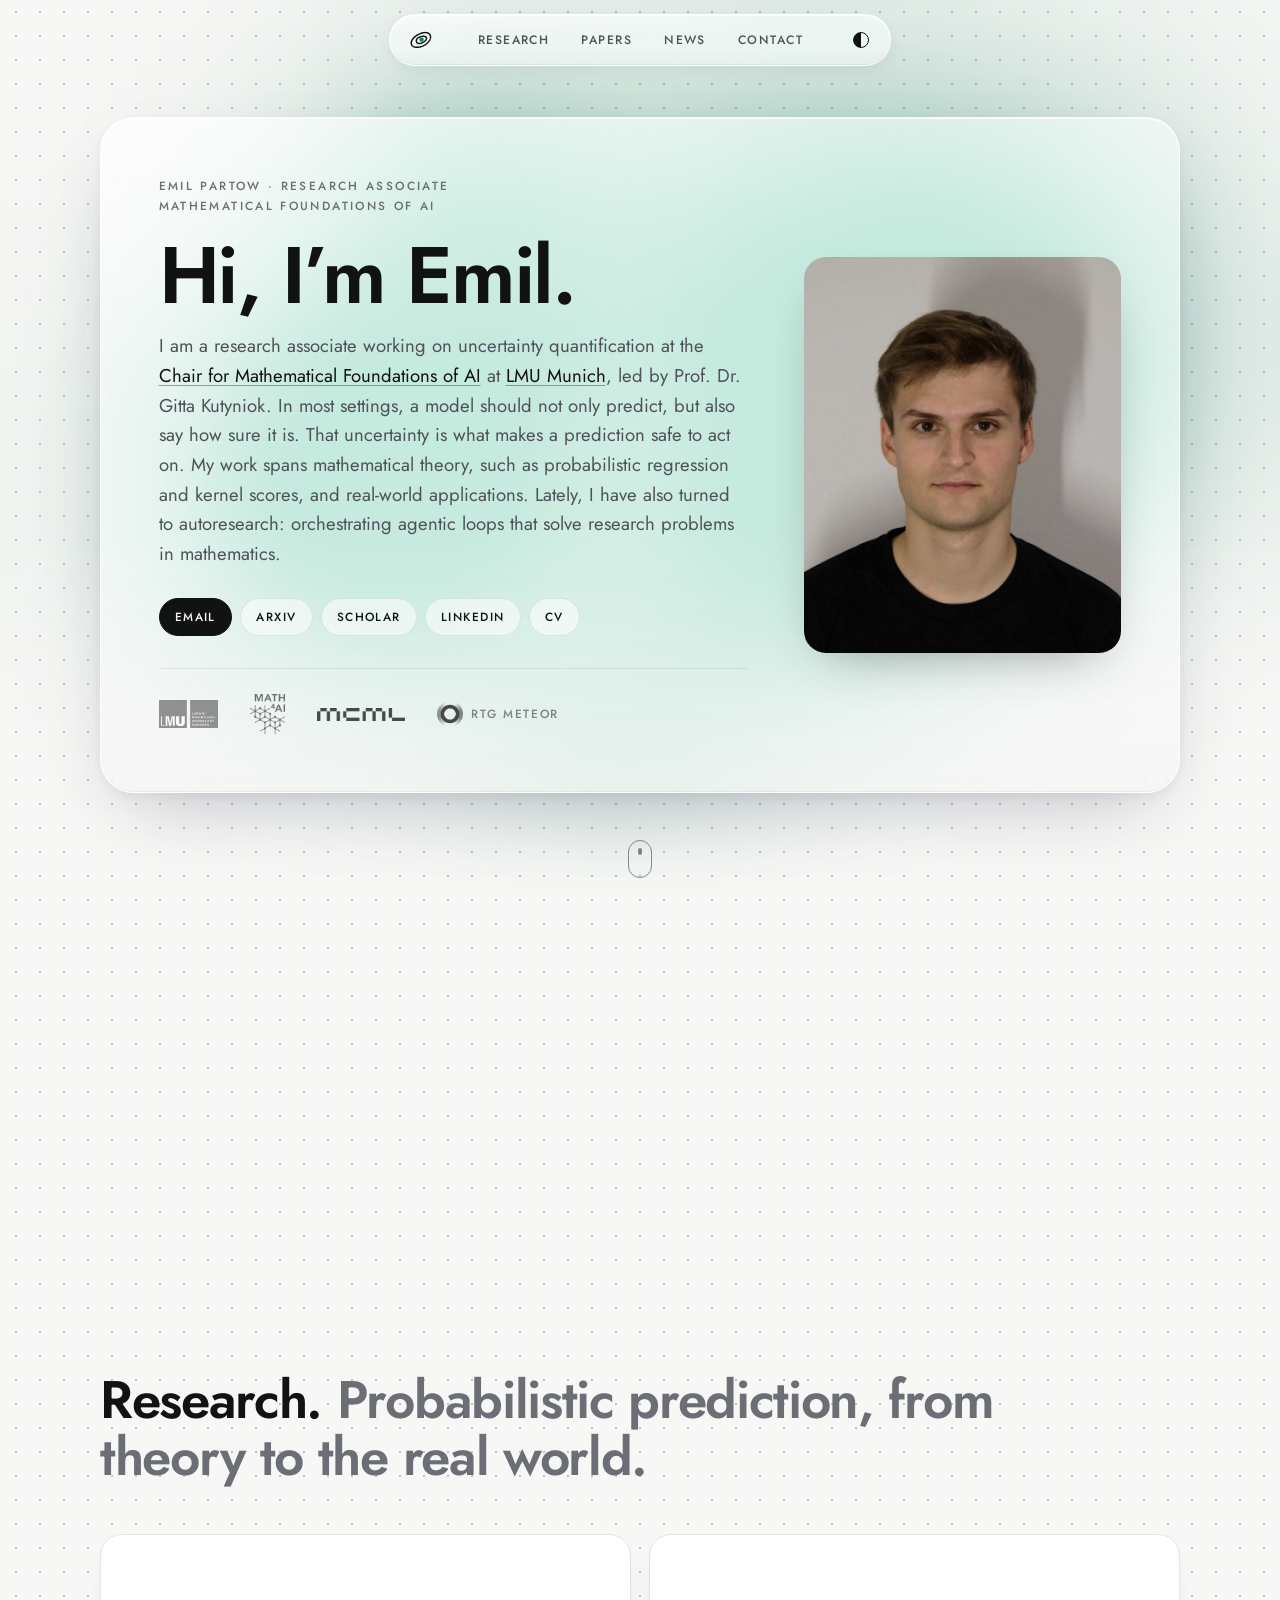
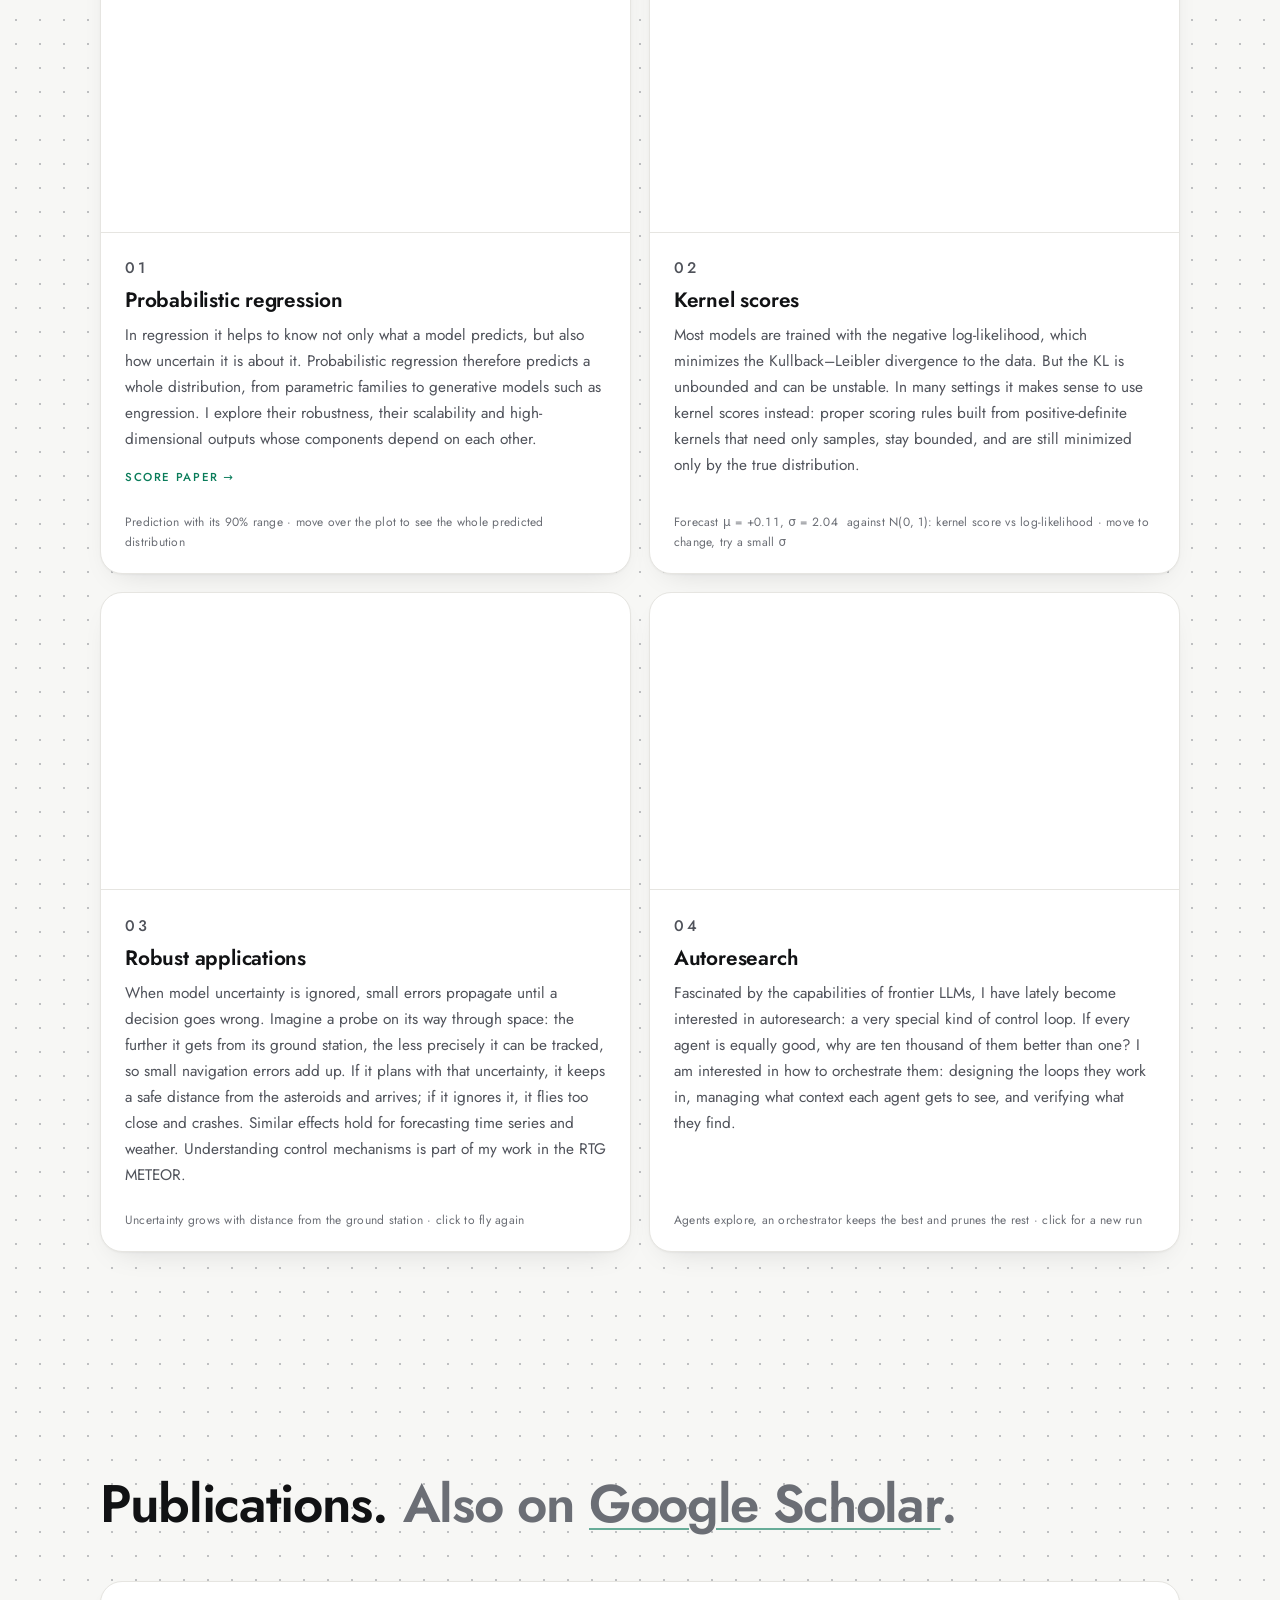
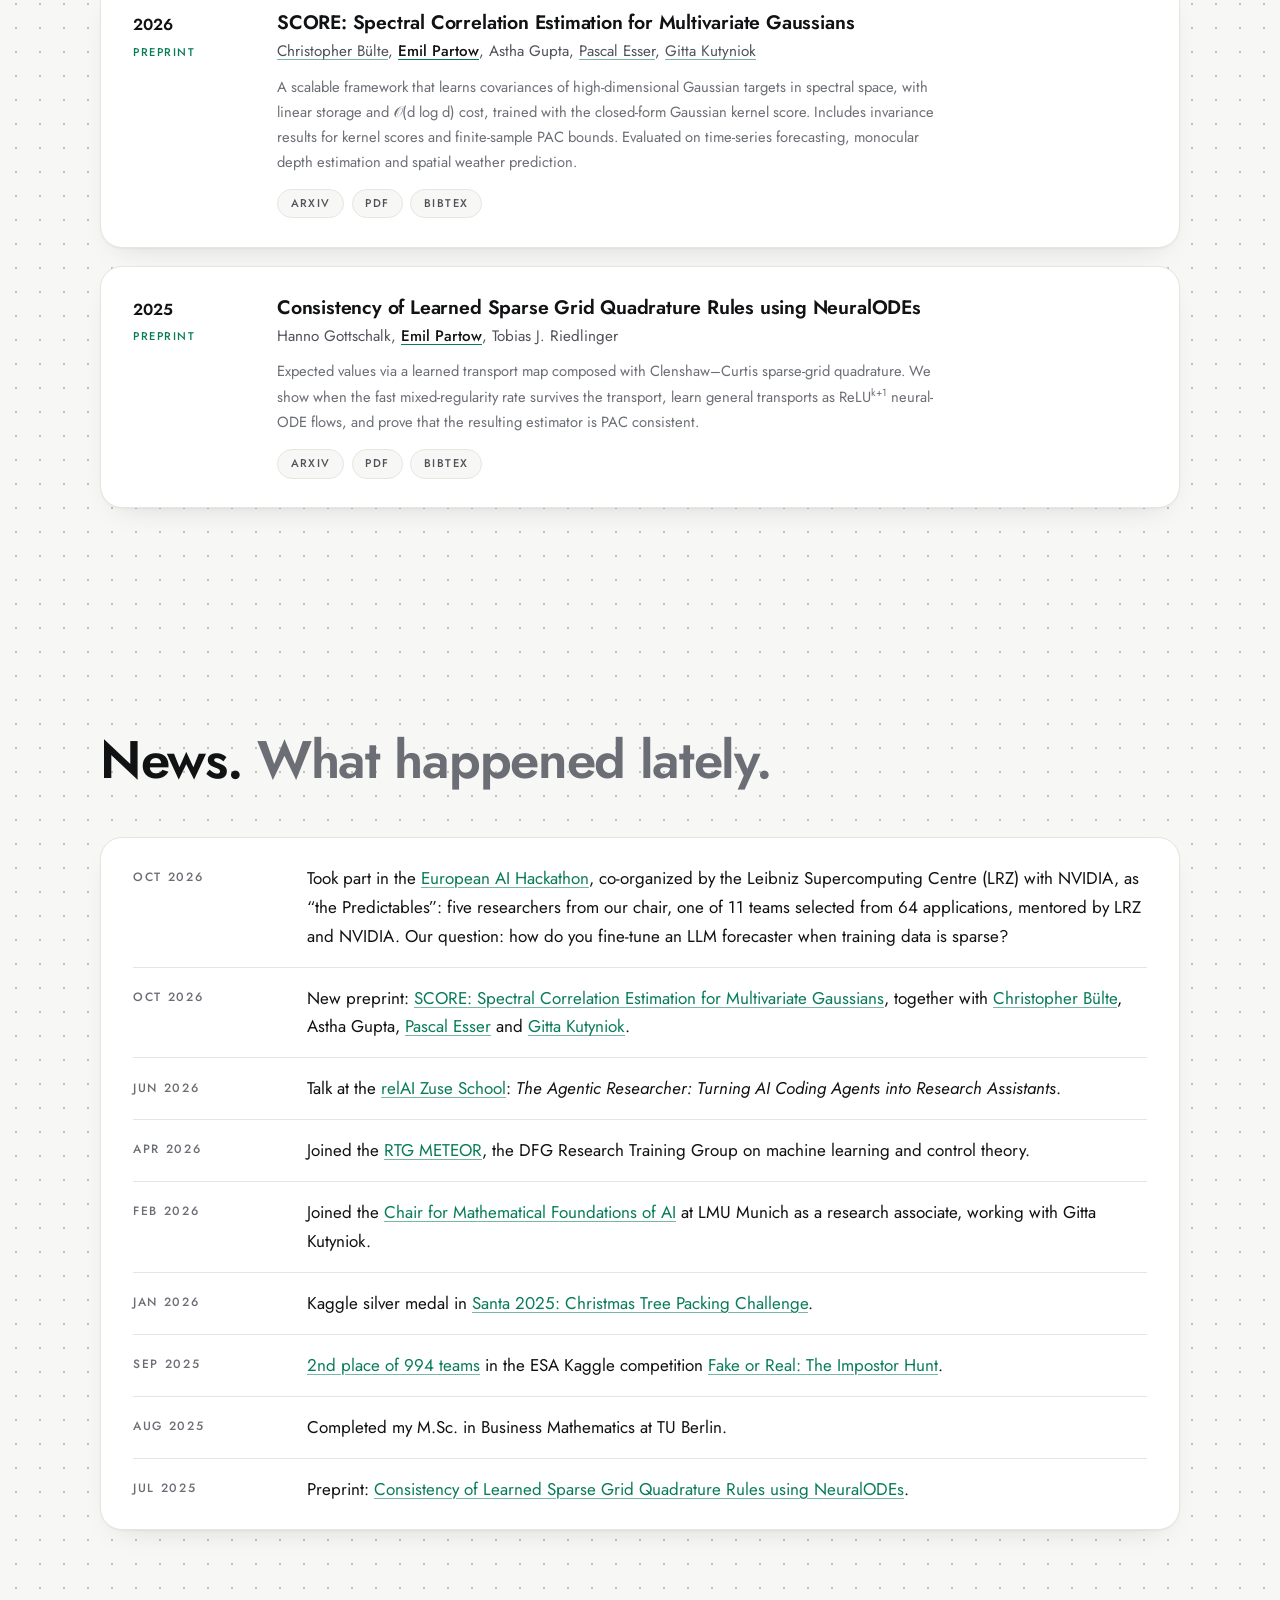
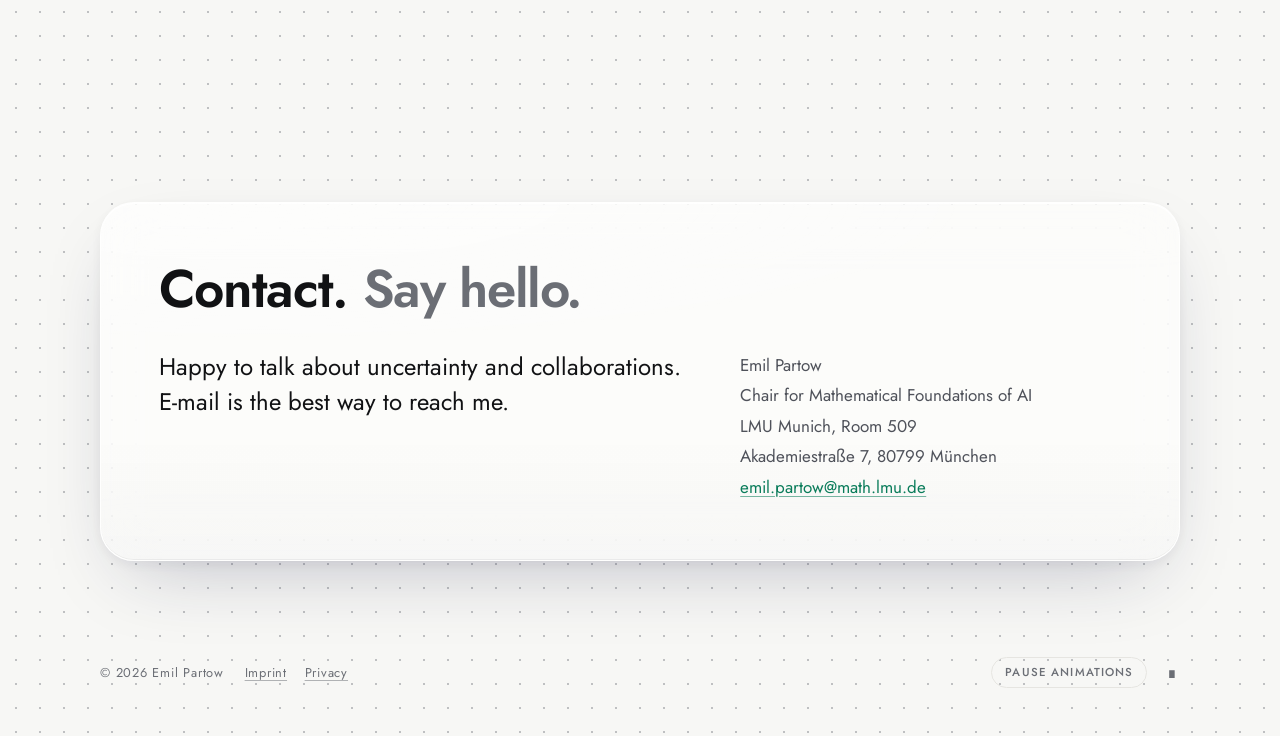
<file: index.html>
<!DOCTYPE html>
<html lang="en">
<head>
  <!--
    Like the site? You may build your own on this code. Please give credit with a visible link to
    https://emilpartow.github.io, and replace the texts, the portrait, the CV and the logo mark with your own.
  -->
  <meta charset="utf-8">
  <meta name="viewport" content="width=device-width, initial-scale=1">
  <title>Emil Partow · Uncertainty Quantification · LMU Munich</title>
  <meta name="description" content="Emil Partow, research associate at LMU Munich (Chair for Mathematical Foundations of AI, MCML): uncertainty quantification, probabilistic regression and kernel scores.">
  <meta name="author" content="Emil Partow">
  <link rel="canonical" href="https://emilpartow.github.io/">

  <meta name="robots" content="index, follow, max-image-preview:large">

  <meta property="og:type" content="profile">
  <meta property="og:site_name" content="Emil Partow">
  <meta property="og:locale" content="en_US">
  <meta property="og:title" content="Emil Partow · Uncertainty Quantification · LMU Munich">
  <meta property="og:description" content="Research associate at LMU Munich working on uncertainty quantification: probabilistic regression, kernel scores and models that know what they do not know.">
  <meta property="og:url" content="https://emilpartow.github.io/">
  <meta property="og:image" content="https://emilpartow.github.io/assets/img/og.jpg?v=2">
  <meta property="og:image:width" content="1200">
  <meta property="og:image:height" content="630">
  <meta property="og:image:alt" content="Emil Partow, research associate at LMU Munich, uncertainty quantification for machine learning">
  <meta property="profile:first_name" content="Emil">
  <meta property="profile:last_name" content="Partow">
  <meta name="twitter:card" content="summary_large_image">
  <meta name="twitter:title" content="Emil Partow · Uncertainty Quantification · LMU Munich">
  <meta name="twitter:description" content="Research associate at LMU Munich working on uncertainty quantification, probabilistic regression and kernel scores.">
  <meta name="twitter:image" content="https://emilpartow.github.io/assets/img/og.jpg?v=2">
  <meta name="twitter:image:alt" content="Emil Partow, research associate at LMU Munich, uncertainty quantification for machine learning">

  <meta name="color-scheme" content="light dark">
  <meta name="theme-color" content="#f7f7f5" media="(prefers-color-scheme: light)">
  <meta name="theme-color" content="#0c0d0f" media="(prefers-color-scheme: dark)">
  <link rel="icon" href="assets/img/favicon-32.png?v=5" sizes="32x32" type="image/png">
  <link rel="icon" href="assets/img/favicon-96.png?v=5" sizes="96x96" type="image/png">
  <link rel="icon" href="assets/img/favicon.svg?v=5" type="image/svg+xml">
  <link rel="apple-touch-icon" href="assets/img/apple-touch-icon.png?v=5">
  <meta name="apple-mobile-web-app-title" content="Emil Partow">

  <!-- Apply the saved theme before first paint to avoid a flash -->
  <script>
    (function () {
      try { var t = localStorage.getItem("theme"); if (t) document.documentElement.dataset.theme = t; } catch (e) {}
    })();
  </script>
  <link rel="stylesheet" href="assets/css/style.css?v=20261115a">

  <script type="application/ld+json">
  {
    "@context": "https://schema.org",
    "@graph": [
      {
        "@type": "WebSite",
        "@id": "https://emilpartow.github.io/#website",
        "url": "https://emilpartow.github.io/",
        "name": "Emil Partow",
        "alternateName": ["Emil Partow · LMU Munich", "emilpartow.github.io"],
        "inLanguage": "en"
      },
      {
        "@type": "ProfilePage",
        "@id": "https://emilpartow.github.io/#page",
        "url": "https://emilpartow.github.io/",
        "name": "Emil Partow · Uncertainty Quantification · LMU Munich",
        "inLanguage": "en",
        "isPartOf": { "@id": "https://emilpartow.github.io/#website" },
        "dateCreated": "2026-11-10",
        "dateModified": "2026-11-15",
        "mainEntity": { "@id": "https://emilpartow.github.io/#person" }
      },
      {
        "@type": "Person",
        "@id": "https://emilpartow.github.io/#person",
        "name": "Emil Partow",
        "givenName": "Emil",
        "familyName": "Partow",
        "jobTitle": "Research Associate",
        "description": "Research associate in the mathematical foundations of AI at LMU Munich, working on uncertainty quantification for machine learning.",
        "email": "mailto:emil.partow@math.lmu.de",
        "url": "https://emilpartow.github.io/",
        "image": "https://emilpartow.github.io/assets/img/portrait-square.jpg",
        "sameAs": [
          "https://scholar.google.com/citations?user=fLbsY5wAAAAJ",
          "https://www.linkedin.com/in/emil-partow-1a568a16a/",
          "https://www.math.lmu.de/math4ai/en/members/contact-page/emil-partow-faffcaa7.html"
        ],
        "knowsAbout": [
          "Uncertainty quantification", "Probabilistic regression", "Kernel scores", "Proper scoring rules",
          "Engression", "Probabilistic forecasting", "Statistical learning theory", "Generative models",
          "Autoresearch", "AI agents for research"
        ],
        "affiliation": [
          {
            "@type": "Organization",
            "name": "Chair for Mathematical Foundations of Artificial Intelligence (MATH4AI)",
            "url": "https://www.math.lmu.de/math4ai/en/",
            "parentOrganization": { "@type": "CollegeOrUniversity", "name": "LMU Munich", "url": "https://www.lmu.de/en/" }
          },
          { "@type": "ResearchOrganization", "name": "Munich Center for Machine Learning (MCML)", "url": "https://mcml.ai/" },
          { "@type": "Organization", "name": "DFG Research Training Group METEOR", "url": "https://rtg-meteor.de/" }
        ],
        "award": [
          "2nd place of 994 teams, ESA Kaggle competition “Fake or Real: The Impostor Hunt” (2025)",
          "Kaggle silver medal, Santa 2025: Christmas Tree Packing Challenge (2026)"
        ],
        "alumniOf": { "@type": "CollegeOrUniversity", "name": "Technische Universität Berlin", "url": "https://www.tu.berlin/" },
        "address": { "@type": "PostalAddress", "streetAddress": "Akademiestraße 7", "postalCode": "80799", "addressLocality": "München", "addressCountry": "DE" }
      },
      {
        "@type": "ScholarlyArticle",
        "headline": "SCORE: Spectral Correlation Estimation for Multivariate Gaussians",
        "author": [
          { "@type": "Person", "name": "Christopher Bülte", "sameAs": "https://scholar.google.com/citations?user=n7PQFWoAAAAJ" },
          { "@id": "https://emilpartow.github.io/#person" },
          { "@type": "Person", "name": "Astha Gupta" },
          { "@type": "Person", "name": "Pascal Esser", "sameAs": "https://scholar.google.com/citations?user=Eg_PUdsAAAAJ" },
          { "@type": "Person", "name": "Gitta Kutyniok", "sameAs": "https://scholar.google.com/citations?user=JHs9LssAAAAJ" }
        ],
        "datePublished": "2026-10",
        "url": "https://arxiv.org/abs/2610.12096",
        "sameAs": "https://arxiv.org/pdf/2610.12096"
      },
      {
        "@type": "ScholarlyArticle",
        "headline": "Consistency of Learned Sparse Grid Quadrature Rules using NeuralODEs",
        "author": [
          { "@type": "Person", "name": "Hanno Gottschalk" },
          { "@id": "https://emilpartow.github.io/#person" },
          { "@type": "Person", "name": "Tobias J. Riedlinger" }
        ],
        "datePublished": "2025-07",
        "url": "https://arxiv.org/abs/2507.01533",
        "sameAs": "https://arxiv.org/pdf/2507.01533"
      }
    ]
  }
  </script>
</head>

<!-- ↑ ↑ ↓ ↓ ← → ← → b a -->
<body>
  <a class="skip-link" href="#main">Skip to content</a>

  <header class="site-header">
    <nav class="nav glass" aria-label="Main">
      <a class="nav-brand" href="#top" aria-label="Emil Partow, back to top">
        <svg viewBox="0 0 64 64" width="26" height="26" aria-hidden="true" focusable="false">
          <path fill="none" stroke="currentColor" stroke-width="3.6" stroke-linecap="round" stroke-linejoin="round" d="M8.18,37.56 L8.36,36.67 L8.60,35.77 L8.91,34.86 L9.28,33.94 L9.72,33.02 L10.21,32.10 L10.76,31.18 L11.36,30.26 L12.02,29.35 L12.73,28.44 L13.49,27.54 L14.31,26.65 L15.17,25.76 L16.07,24.89 L17.03,24.04 L18.02,23.20 L19.06,22.38 L20.14,21.58 L21.27,20.80 L22.43,20.05 L23.62,19.32 L24.86,18.63 L26.12,17.97 L27.41,17.35 L28.72,16.76 L30.05,16.22 L31.41,15.73 L32.77,15.28 L34.13,14.89 L35.50,14.55 L36.86,14.27 L38.21,14.05 L39.54,13.89 L40.85,13.80 L42.13,13.76 L43.37,13.79 L44.57,13.89 L45.72,14.04 L46.82,14.26 L47.87,14.54 L48.85,14.88 L49.77,15.27 L50.62,15.71 L51.40,16.21 L52.12,16.75 L52.76,17.33 L53.33,17.95 L53.83,18.61 L54.26,19.30 L54.62,20.03 L54.92,20.77 L55.15,21.54 L55.32,22.33 L55.42,23.14 L55.47,23.97 L55.45,24.81 L55.39,25.65 L55.26,26.52 L55.09,27.39 L54.86,28.26 L54.58,29.15 L54.24,30.04 L53.86,30.94 L53.42,31.84 L52.93,32.75 L52.39,33.65 L51.80,34.56 L51.15,35.47 L50.44,36.38 L49.69,37.28 L48.87,38.17 L48.01,39.06 L47.09,39.93 L46.11,40.79 L45.09,41.63 L44.01,42.45 L42.89,43.24 L41.73,44.00 L40.52,44.74 L39.28,45.43 L38.01,46.09 L36.70,46.70 L35.38,47.27 L34.04,47.79 L32.68,48.26 L31.32,48.68 L29.96,49.04 L28.60,49.35 L27.25,49.60 L25.92,49.80 L24.61,49.94 L23.32,50.01 L22.06,50.03 L20.84,50.00 L19.66,49.91 L18.51,49.76 L17.41,49.55 L16.36,49.30 L15.37,48.99 L14.42,48.64 L13.54,48.23 L12.71,47.78 L11.94,47.28 L11.23,46.74 L10.59,46.16 L10.01,45.54 L9.50,44.89 L9.06,44.20 L8.69,43.48 L8.38,42.72 L8.15,41.94 L7.98,41.14 L7.89,40.31 L7.87,39.46 L7.91,38.59 L8.03,37.71 L8.22,36.81 L8.47,35.90 L8.79,34.99 L9.17,34.07"/>
          <path fill="none" stroke="currentColor" stroke-width="3.6" stroke-linecap="round" stroke-linejoin="round" d="M44.80,30.64 L44.57,31.09 L44.31,31.54 L44.02,31.99 L43.69,32.43 L43.34,32.88 L42.96,33.31 L42.56,33.74 L42.13,34.17 L41.68,34.59 L41.20,35.00 L40.71,35.40 L40.20,35.80 L39.68,36.18 L39.14,36.56 L38.58,36.93 L38.00,37.29 L37.41,37.63 L36.80,37.97 L36.18,38.30 L35.54,38.61 L34.89,38.90 L34.23,39.18 L33.56,39.44 L32.87,39.68 L32.18,39.89 L31.49,40.09 L30.79,40.25 L30.10,40.39 L29.41,40.49 L28.73,40.57 L28.07,40.61 L27.42,40.62 L26.79,40.60 L26.18,40.54 L25.60,40.46 L25.05,40.34 L24.53,40.18 L24.05,40.01 L23.60,39.80 L23.19,39.57 L22.82,39.32 L22.48,39.04 L22.17,38.76 L21.90,38.45 L21.66,38.14 L21.45,37.81 L21.26,37.47 L21.10,37.13 L20.97,36.78 L20.85,36.43 L20.75,36.07 L20.67,35.71 L20.61,35.34 L20.56,34.97 L20.53,34.60 L20.52,34.21 L20.52,33.82 L20.54,33.42 L20.59,33.02 L20.66,32.61 L20.75,32.18 L20.88,31.75 L21.03,31.32 L21.22,30.87 L21.45,30.42 L21.71,29.97 L22.01,29.52 L22.35,29.06 L22.73,28.61 L23.15,28.16 L23.61,27.72 L24.10,27.29 L24.62,26.88 L25.18,26.48 L25.77,26.10 L26.37,25.73 L27.00,25.39 L27.65,25.07 L28.31,24.77 L28.98,24.50 L29.65,24.25 L30.33,24.03 L31.01,23.83 L31.68,23.65 L32.35,23.49 L33.02,23.35 L33.68,23.24 L34.34,23.14 L34.98,23.06 L35.62,23.00 L36.25,22.95 L36.87,22.92 L37.49,22.91 L38.09,22.91 L38.69,22.93 L39.27,22.97 L39.85,23.03 L40.41,23.10 L40.95,23.20 L41.48,23.32 L41.99,23.46 L42.48,23.63 L42.94,23.82 L43.38,24.03 L43.78,24.27 L44.15,24.53 L44.48,24.82 L44.77,25.13 L45.02,25.46 L45.23,25.82 L45.39,26.19 L45.51,26.58 L45.58,26.99 L45.60,27.40 L45.58,27.83 L45.52,28.27 L45.42,28.71 L45.28,29.16 L45.10,29.61 L44.89,30.06"/>
          <circle class="nav-brand-dot" cx="33.4" cy="31.2" r="5.3"/>
        </svg>
      </a>
      <ul class="nav-links">
        <li><a href="#research">Research</a></li>
        <li><a href="#publications">Papers</a></li>
        <li><a href="#news">News</a></li>
        <li><a href="#contact">Contact</a></li>
      </ul>
      <button class="theme-toggle" type="button" aria-label="Dark mode" aria-pressed="false">
        <span class="theme-dot" aria-hidden="true"></span>
      </button>
    </nav>
  </header>

  <main id="main">
    <!-- ============ HERO ============ -->
    <section class="hero" id="top">
      <div class="hero-stage">
      <!-- a density behind the card: soft at the top, sharper as you scroll -->
      <canvas id="flow" aria-hidden="true"></canvas>
      <canvas id="flow-sharp" aria-hidden="true"></canvas>
      <div class="hero-card glass">
        <div class="hero-text">
          <p class="eyebrow">Emil Partow · Research Associate<span class="eyebrow-sep"> · </span><span class="eyebrow-field">Mathematical Foundations of AI</span></p>
          <h1><button class="greet" type="button" title="Click for another greeting">Hi</button>, I’m Emil<span class="sr-only"> Partow</span>.</h1>
          <p class="lead">
            I am a research associate working on uncertainty quantification at the
            <a href="https://www.math.lmu.de/math4ai/en/">Chair for Mathematical Foundations of AI</a> at
            <a href="https://www.lmu.de/en/">LMU Munich</a>, led by Prof. Dr. Gitta Kutyniok.
            In most settings, a model should not only predict, but also say how sure it is.
            That uncertainty is what makes a prediction safe to act on. My work spans mathematical theory,
            such as probabilistic regression and kernel scores, and real-world applications. Lately, I have
            also turned to autoresearch: orchestrating agentic loops that solve research problems in mathematics.
          </p>
          <ul class="links" aria-label="Profiles">
            <li><a href="mailto:emil.partow@math.lmu.de">Email</a></li>
            <li><a href="https://arxiv.org/search/?searchtype=author&amp;query=Partow%2C+Emil">arXiv</a></li>
            <li><a href="https://scholar.google.com/citations?user=fLbsY5wAAAAJ" rel="me">Scholar</a></li>
            <li><a href="https://www.linkedin.com/in/emil-partow-1a568a16a/" rel="me">LinkedIn</a></li>
            <li><a href="assets/cv.pdf" type="application/pdf">CV</a></li>
          </ul>
          <ul class="orgs" aria-label="Affiliations">
            <li><a href="https://www.lmu.de/en/"><img class="org-lmu" src="assets/img/logos/lmu.svg" alt="LMU Munich" width="362" height="171"></a></li>
            <li><a href="https://www.math.lmu.de/math4ai/en/" title="Chair for Mathematical Foundations of AI"><img class="org-math4ai" src="assets/img/logos/math4ai.png" alt="MATH4AI, Chair for Mathematical Foundations of AI" width="95" height="108"></a></li>
            <li><a href="https://mcml.ai/"><img class="org-mcml" src="assets/img/logos/mcml.png" alt="Munich Center for Machine Learning (MCML)" width="480" height="71"></a></li>
            <li><a href="https://rtg-meteor.de/" title="DFG Research Training Group METEOR"><img class="org-meteor" src="assets/img/logos/meteor.png" alt="" width="171" height="160"><span>RTG METEOR</span></a></li>
          </ul>
        </div>

        <figure class="hero-photo">
          <img src="assets/img/portrait.jpg" alt="Portrait of Emil Partow" width="720" height="900" fetchpriority="high" decoding="async">
        </figure>
      </div>
      <a class="scroll-cue" href="#research" aria-label="Scroll to research"><span></span></a>
      </div>
    </section>

    <!-- ============ RESEARCH ============ -->
    <section class="section container" id="research">
      <header class="section-head">
        <h2>Research. <span>Probabilistic prediction, from theory to the real world.</span></h2>
      </header>

      <div class="cards">
        <article class="card">
          <canvas class="viz" data-viz="engression" role="img" aria-label="Regression with uncertainty: data points, the predicted value as a line and a shaded 90 percent range around it that widens and becomes lopsided to the right; on hover the whole predicted distribution at that point"></canvas>
          <div class="card-body">
            <p class="card-index">01</p>
            <h3>Probabilistic regression</h3>
            <p>In regression it helps to know not only what a model predicts, but also how uncertain it is about it. Probabilistic regression therefore predicts a whole distribution, from parametric families to generative models such as engression. I explore their robustness, their scalability and high-dimensional outputs whose components depend on each other.</p>
            <p class="card-link"><a href="https://arxiv.org/abs/2610.12096">SCORE paper →</a></p>
            <p class="viz-hint">Prediction with its 90% range · move over the plot to see the whole predicted distribution</p>
          </div>
        </article>

        <article class="card">
          <canvas class="viz" data-viz="kernel" role="img" aria-label="A Gaussian forecast against the true distribution, with the excess kernel score over its mean and spread; next to it the excess log-likelihood, which blows up for small spreads while the kernel score stays bounded"></canvas>
          <div class="card-body">
            <p class="card-index">02</p>
            <h3>Kernel scores</h3>
            <p>Most models are trained with the negative log-likelihood, which minimizes the Kullback–Leibler divergence to the data. But the KL is unbounded and can be unstable. In many settings it makes sense to use kernel scores instead: proper scoring rules built from positive-definite kernels that need only samples, stay bounded, and are still minimized only by the true distribution.</p>
            <p class="viz-hint">Forecast <span data-out="kernel">μ, σ</span> against N(0, 1): kernel score vs log-likelihood · move to change, try a small σ</p>
          </div>
        </article>

        <article class="card">
          <canvas class="viz" data-viz="space" role="img" aria-label="A probe flies from Earth to a target past three asteroids. Its position uncertainty grows with distance from the ground station. A naive route passes close and several flights crash; a robust route keeps a margin that matches the uncertainty and all flights arrive"></canvas>
          <div class="card-body">
            <p class="card-index">03</p>
            <h3>Robust applications</h3>
            <p>When model uncertainty is ignored, small errors propagate until a decision goes wrong. Imagine a probe on its way through space: the further it gets from its ground station, the less precisely it can be tracked, so small navigation errors add up. If it plans with that uncertainty, it keeps a safe distance from the asteroids and arrives; if it ignores it, it flies too close and crashes. Similar effects hold for forecasting time series and weather. Understanding control mechanisms is part of my work in the RTG METEOR.</p>
            <p class="viz-hint">Uncertainty grows with distance from the ground station · click to fly again</p>
          </div>
        </article>

        <article class="card">
          <canvas class="viz" data-viz="autoresearch" role="img" aria-label="A tree of ideas growing from a question: in each round agents explore follow-up ideas, the best three are kept and the rest are pruned; at the end the best line of ideas leads to the result"></canvas>
          <div class="card-body">
            <p class="card-index">04</p>
            <h3>Autoresearch</h3>
            <p>Fascinated by the capabilities of frontier LLMs, I have lately become interested in autoresearch: a very special kind of control loop. If every agent is equally good, why are ten thousand of them better than one? I am interested in how to orchestrate them: designing the loops they work in, managing what context each agent gets to see, and verifying what they find.</p>
            <p class="viz-hint">Agents explore, an orchestrator keeps the best and prunes the rest · click for a new run</p>
          </div>
        </article>
      </div>
    </section>

    <!-- ============ PUBLICATIONS ============ -->
    <section class="section container" id="publications">
      <header class="section-head">
        <h2>Publications. <span>Also on <a href="https://scholar.google.com/citations?user=fLbsY5wAAAAJ">Google Scholar</a>.</span></h2>
      </header>

      <!--
        TEMPLATE: one <li class="pub"> per paper, newest first.
        data-limit: once the list is clearly longer, only the newest entries show, with a "Show earlier" button (main.js).
        Put your own name in <strong class="me">.
      -->
      <ol class="pubs" data-limit="8">
        <li class="pub">
          <div class="pub-meta">
            <span class="pub-year">2026</span>
            <span class="pub-venue">Preprint</span>
          </div>
          <div class="pub-body">
            <h3 class="pub-title"><a href="https://arxiv.org/abs/2610.12096">SCORE: Spectral Correlation Estimation for Multivariate Gaussians</a></h3>
            <p class="pub-authors"><a href="https://scholar.google.com/citations?user=n7PQFWoAAAAJ">Christopher&nbsp;Bülte</a>, <strong class="me">Emil Partow</strong>, Astha&nbsp;Gupta, <a href="https://scholar.google.com/citations?user=Eg_PUdsAAAAJ">Pascal&nbsp;Esser</a>, <a href="https://scholar.google.com/citations?user=JHs9LssAAAAJ">Gitta&nbsp;Kutyniok</a></p>
            <p class="pub-tldr">
              A scalable framework that learns covariances of high-dimensional Gaussian targets in spectral space,
              with linear storage and 𝒪(d log d) cost, trained with the closed-form Gaussian kernel score.
              Includes invariance results for kernel scores and finite-sample PAC bounds. Evaluated on time-series forecasting,
              monocular depth estimation and spatial weather prediction.
            </p>
            <div class="pub-actions">
              <a class="chip" href="https://arxiv.org/abs/2610.12096">arXiv<span class="sr-only">: SCORE</span></a>
              <a class="chip" href="https://arxiv.org/pdf/2610.12096">PDF<span class="sr-only">: SCORE</span></a>
              <button class="chip bib-toggle" type="button" aria-expanded="false" aria-controls="bib-score">BibTeX</button>
            </div>
            <div class="bibtex" id="bib-score" hidden>
              <pre><code>@article{buelte2026score,
  title   = {{SCORE}: Spectral Correlation Estimation for Multivariate Gaussians},
  author  = {B{\"u}lte, Christopher and Partow, Emil and Gupta, Astha and Esser, Pascal and Kutyniok, Gitta},
  journal = {arXiv preprint arXiv:2610.12096},
  year    = {2026}
}</code></pre>
              <button class="copy-btn" type="button">Copy</button>
            </div>
          </div>
        </li>
        <li class="pub">
          <div class="pub-meta">
            <span class="pub-year">2025</span>
            <span class="pub-venue">Preprint</span>
          </div>
          <div class="pub-body">
            <h3 class="pub-title"><a href="https://arxiv.org/abs/2507.01533">Consistency of Learned Sparse Grid Quadrature Rules using NeuralODEs</a></h3>
            <p class="pub-authors">Hanno Gottschalk, <strong class="me">Emil Partow</strong>, Tobias J. Riedlinger</p>
            <p class="pub-tldr">
              Expected values via a learned transport map composed with Clenshaw–Curtis sparse-grid quadrature.
              We show when the fast mixed-regularity rate survives the transport, learn general transports as
              ReLU<sup>k+1</sup> neural-ODE flows, and prove that the resulting estimator is PAC consistent.
            </p>
            <div class="pub-actions">
              <a class="chip" href="https://arxiv.org/abs/2507.01533">arXiv<span class="sr-only">: Sparse grid quadrature</span></a>
              <a class="chip" href="https://arxiv.org/pdf/2507.01533">PDF<span class="sr-only">: Sparse grid quadrature</span></a>
              <button class="chip bib-toggle" type="button" aria-expanded="false" aria-controls="bib-quad">BibTeX</button>
            </div>
            <div class="bibtex" id="bib-quad" hidden>
              <pre><code>@article{gottschalk2025consistency,
  title   = {Consistency of Learned Sparse Grid Quadrature Rules using {NeuralODEs}},
  author  = {Gottschalk, Hanno and Partow, Emil and Riedlinger, Tobias J.},
  journal = {arXiv preprint arXiv:2507.01533},
  year    = {2025}
}</code></pre>
              <button class="copy-btn" type="button">Copy</button>
            </div>
          </div>
        </li>
      </ol>
    </section>

    <!-- ============ NEWS ============ -->
    <section class="section container" id="news">
      <header class="section-head">
        <h2>News. <span>What happened lately.</span></h2>
      </header>
      <ul class="timeline" data-limit="10">
        <li>
          <time datetime="2026-10">Oct 2026</time>
          <p>Took part in the <a href="https://www.hlrs.de/training/2026/hack-ai">European AI Hackathon</a>, co-organized by the Leibniz Supercomputing Centre (LRZ) with NVIDIA, as “the Predictables”: five researchers from our chair, one of 11 teams selected from 64 applications, mentored by LRZ and NVIDIA. Our question: how do you fine-tune an LLM forecaster when training data is sparse?</p>
        </li>
        <li>
          <time datetime="2026-10">Oct 2026</time>
          <p>New preprint: <a href="https://arxiv.org/abs/2610.12096">SCORE: Spectral Correlation Estimation for Multivariate Gaussians</a>, together with <a href="https://scholar.google.com/citations?user=n7PQFWoAAAAJ">Christopher&nbsp;Bülte</a>, Astha&nbsp;Gupta, <a href="https://scholar.google.com/citations?user=Eg_PUdsAAAAJ">Pascal&nbsp;Esser</a> and <a href="https://scholar.google.com/citations?user=JHs9LssAAAAJ">Gitta&nbsp;Kutyniok</a>.</p>
        </li>
        <li>
          <time datetime="2026-06-08">Jun 2026</time>
          <p>Talk at the <a href="https://zuseschoolrelai.de/how-can-agentic-research-work-in-practice/">relAI Zuse School</a>: <em>The Agentic Researcher: Turning AI Coding Agents into Research Assistants</em>.</p>
        </li>
        <li>
          <time datetime="2026-04-01">Apr 2026</time>
          <p>Joined the <a href="https://rtg-meteor.de/">RTG METEOR</a>, the DFG Research Training Group on machine learning and control theory.</p>
        </li>
        <li>
          <time datetime="2026-02">Feb 2026</time>
          <p>Joined the <a href="https://www.math.lmu.de/math4ai/en/">Chair for Mathematical Foundations of AI</a> at LMU Munich as a research associate, working with Gitta Kutyniok.</p>
        </li>
        <li>
          <time datetime="2026-01">Jan 2026</time>
          <p>Kaggle silver medal in <a href="https://www.kaggle.com/competitions/santa-2025">Santa 2025: Christmas Tree Packing Challenge</a>.</p>
        </li>
        <li>
          <time datetime="2025-09">Sep 2025</time>
          <p><a href="https://mcml.ai/news/2025-10-21-emil-kaggle/">2nd place of 994 teams</a> in the ESA Kaggle competition <a href="https://www.kaggle.com/competitions/fake-or-real-the-impostor-hunt">Fake or Real: The Impostor Hunt</a>.</p>
        </li>
        <li>
          <time datetime="2025-08">Aug 2025</time>
          <p>Completed my M.Sc. in Business Mathematics at TU Berlin.</p>
        </li>
        <li>
          <time datetime="2025-07">Jul 2025</time>
          <p>Preprint: <a href="https://arxiv.org/abs/2507.01533">Consistency of Learned Sparse Grid Quadrature Rules using NeuralODEs</a>.</p>
        </li>
      </ul>
    </section>

  </main>

  <!-- ============ OUTRO: the pattern from the top returns, converged, behind contact and footer ============ -->
  <div class="outro">
    <canvas id="flow-end" aria-hidden="true"></canvas>
    <section class="section contact" id="contact" aria-labelledby="contact-title">
      <div class="container">
        <div class="contact-card glass">
          <header class="section-head">
            <h2 id="contact-title">Contact. <span>Say hello.</span></h2>
          </header>
          <div class="contact-grid">
            <p class="contact-lead">
              Happy to talk about uncertainty and collaborations.
              E-mail is the best way to reach me.
            </p>
            <address>
              Emil Partow<br>
              Chair for Mathematical Foundations of AI<br>
              LMU Munich, Room 509<br>
              Akademiestraße 7, 80799 München<br>
              <a href="mailto:emil.partow@math.lmu.de">emil.partow@math.lmu.de</a>
            </address>
          </div>
        </div>
      </div>
    </section>

    <footer class="site-footer">
      <div class="container footer-inner">
        <p><span class="footer-copy">© <span id="year">2026</span> Emil Partow</span><span class="footer-legal"><a href="legal.html#imprint">Imprint</a><a href="legal.html#privacy">Privacy</a></span></p>
        <div class="footer-actions">
          <button class="motion-toggle" type="button">Pause animations</button>
          <button class="qed" type="button" aria-label="Q.E.D.">∎</button>
        </div>
      </div>
    </footer>
  </div>

  <div class="toast" role="status" aria-live="polite"></div>

  <script src="assets/js/viz.js?v=20261115a" defer></script>
  <script src="assets/js/main.js?v=20261115a" defer></script>
</body>
</html>
</file>
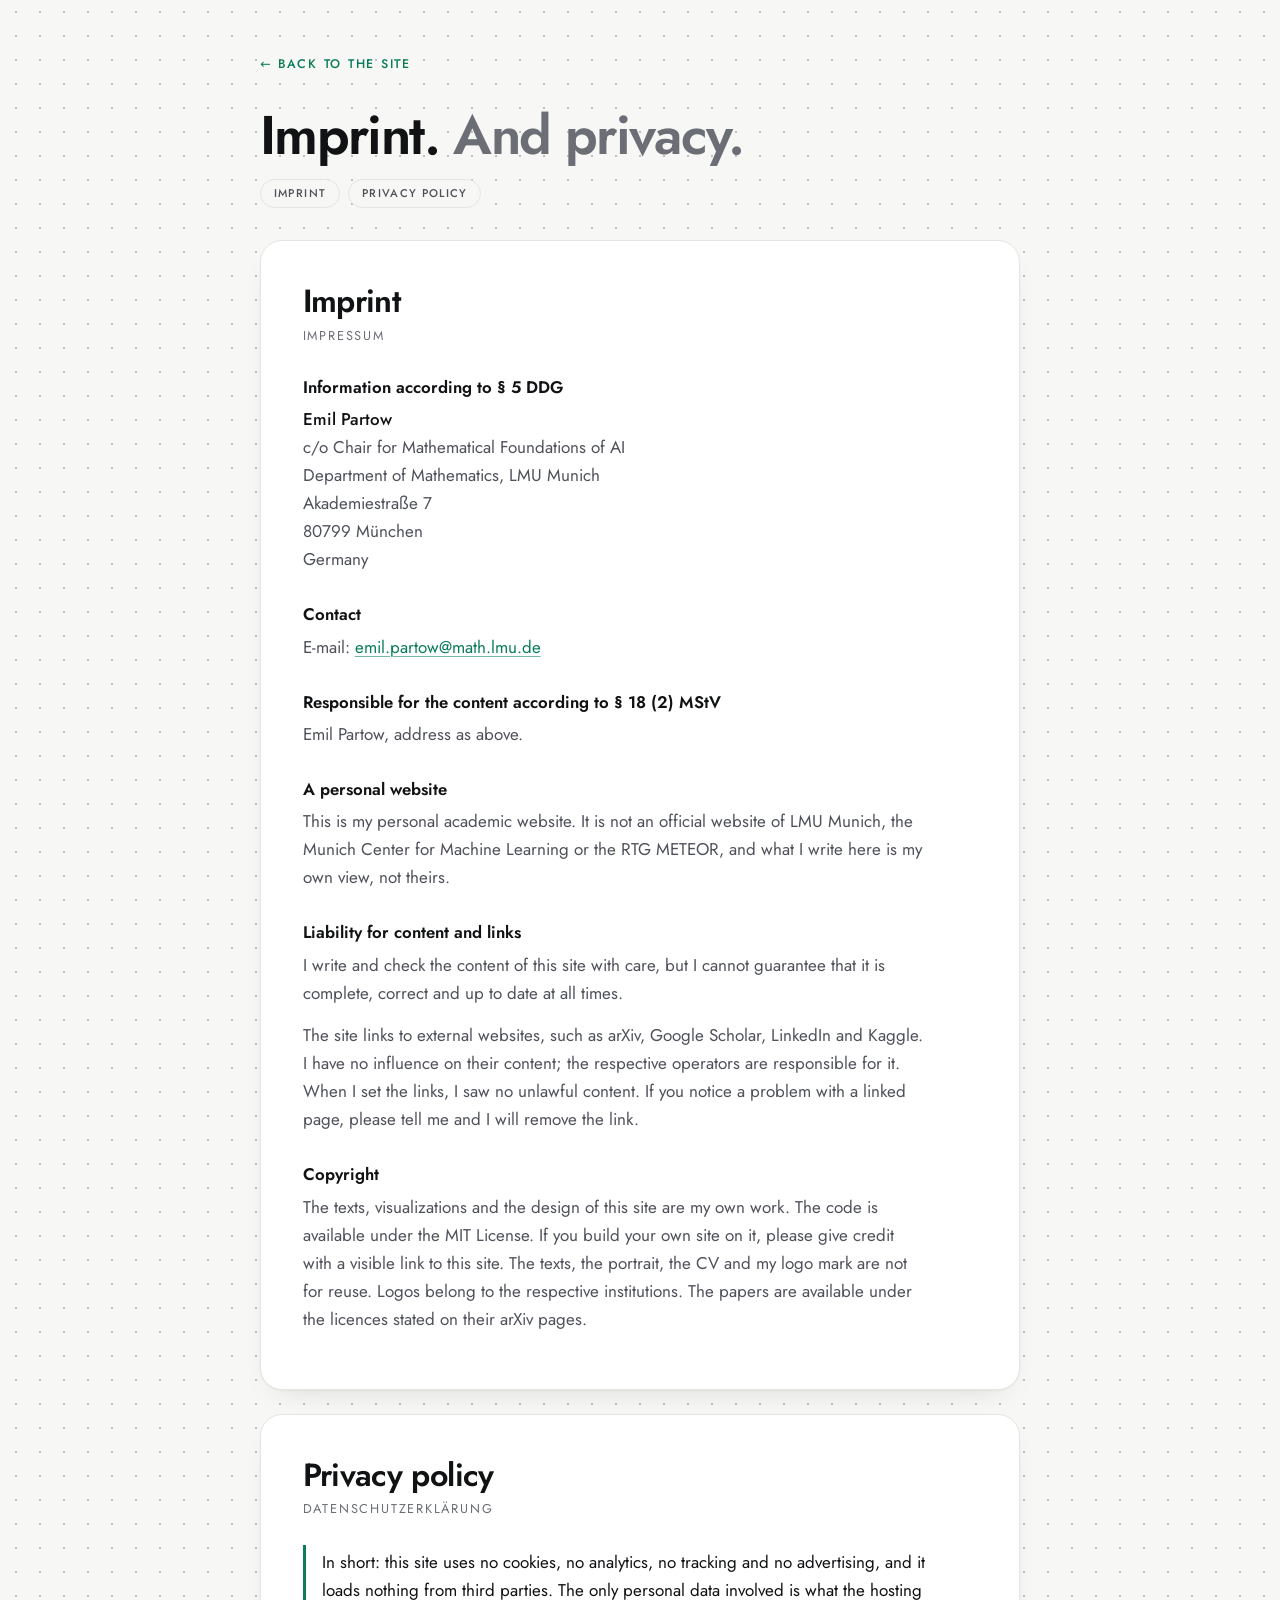
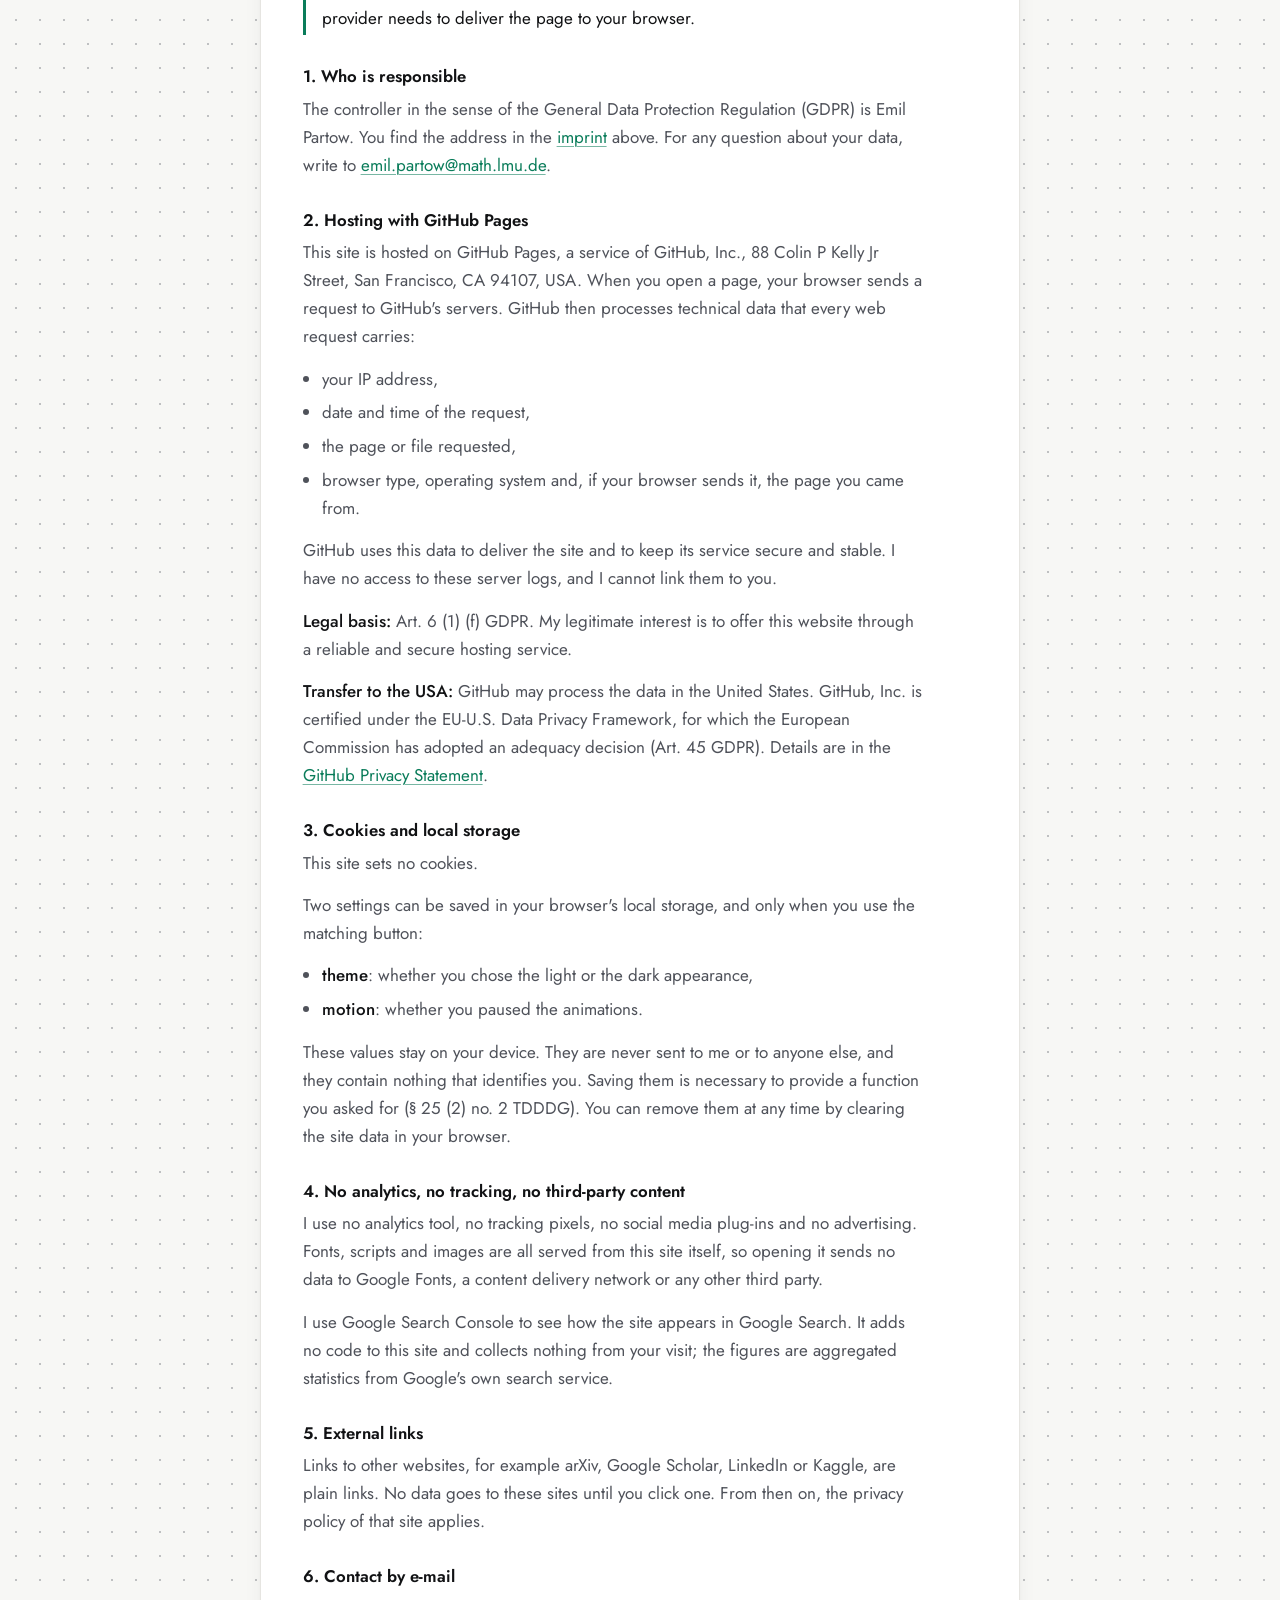
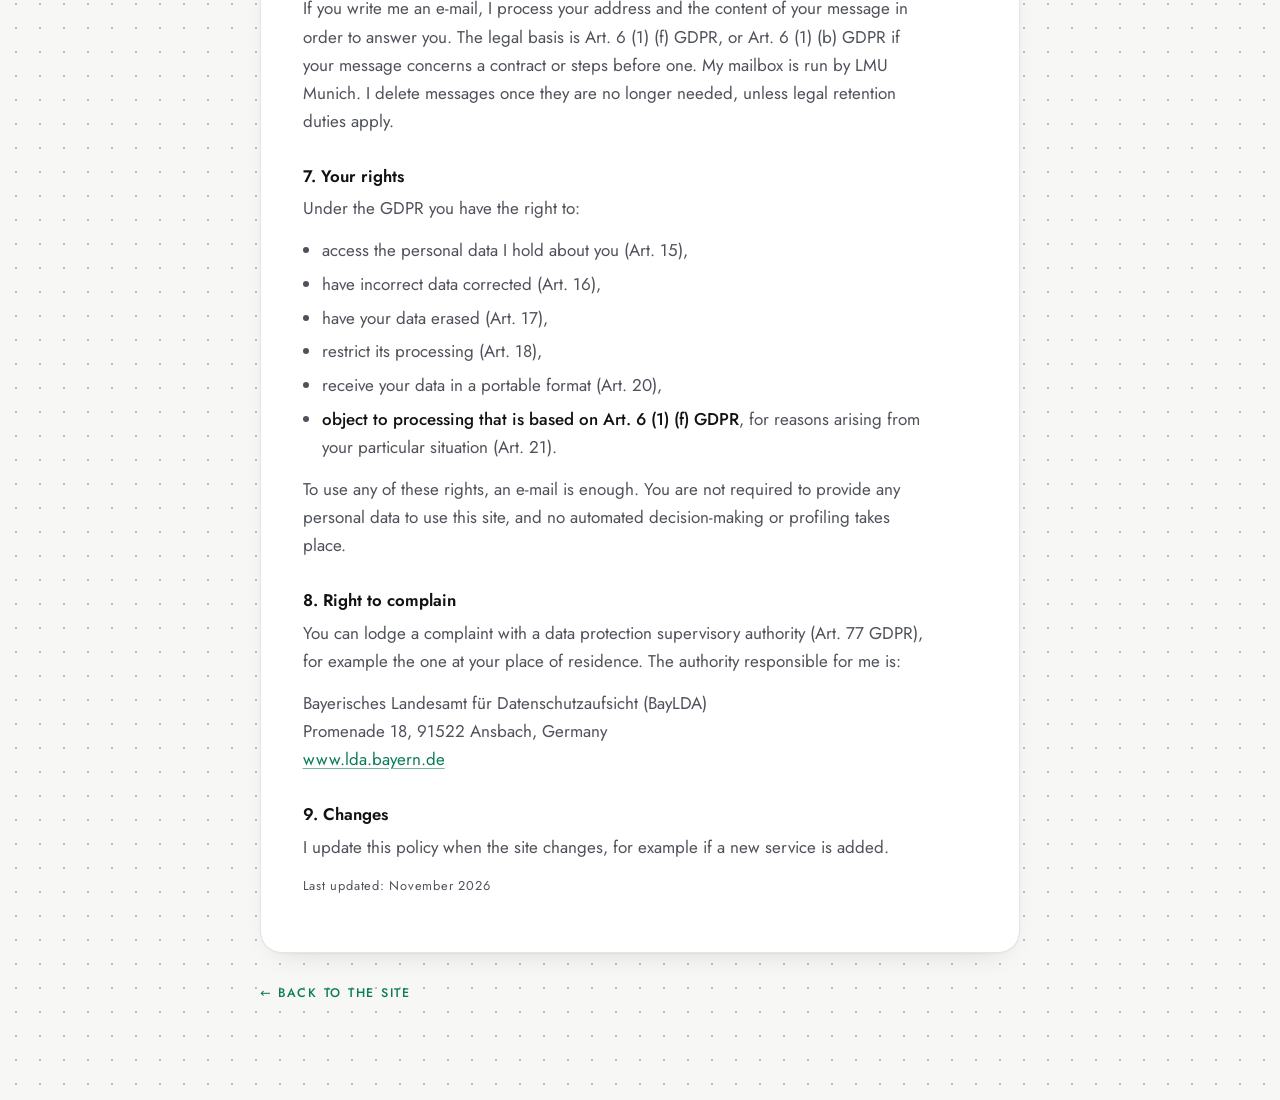
<file: legal.html>
<!DOCTYPE html>
<html lang="en">
<head>
  <meta charset="utf-8">
  <meta name="viewport" content="width=device-width, initial-scale=1">
  <title>Imprint and Privacy · Emil Partow</title>
  <meta name="description" content="Imprint (Impressum) and privacy policy (Datenschutzerklärung) of emilpartow.github.io.">
  <meta name="robots" content="noindex, follow">
  <link rel="canonical" href="https://emilpartow.github.io/legal.html">
  <meta name="color-scheme" content="light dark">
  <meta name="theme-color" content="#f7f7f5" media="(prefers-color-scheme: light)">
  <meta name="theme-color" content="#0c0d0f" media="(prefers-color-scheme: dark)">
  <link rel="icon" href="/assets/img/favicon-32.png?v=5" sizes="32x32" type="image/png">
  <link rel="icon" href="/assets/img/favicon-96.png?v=5" sizes="96x96" type="image/png">
  <link rel="icon" href="/assets/img/favicon.svg?v=5" type="image/svg+xml">
  <link rel="apple-touch-icon" href="/assets/img/apple-touch-icon.png?v=5">
  <script>(function(){try{var t=localStorage.getItem("theme");if(t)document.documentElement.dataset.theme=t;}catch(e){}})();</script>
  <link rel="stylesheet" href="/assets/css/style.css?v=20261115a">
  <style>
    .legal { width: min(100% - 3rem, 760px); margin-inline: auto; padding: 3rem 0 4rem; }
    .legal-back { display: inline-block; margin-bottom: 2rem; font-size: .78rem; font-weight: 500; letter-spacing: .14em; text-transform: uppercase; }
    .legal h1 { font-size: clamp(2.2rem, 6vw, 3.4rem); font-weight: 600; letter-spacing: -0.03em; line-height: 1.05; margin-bottom: .8rem; }
    .legal h1 span { color: var(--muted); }
    .legal-toc { display: flex; flex-wrap: wrap; gap: .5rem; margin: 0 0 2rem; padding: 0; list-style: none; }
    .legal-toc a { display: inline-block; text-decoration: none; }
    .legal-card {
      padding: clamp(1.4rem, 4vw, 2.6rem); margin-bottom: 1.5rem; scroll-margin-top: 1.5rem;
      border-radius: var(--radius); background: var(--surface); border: 1px solid var(--line); box-shadow: var(--card-shadow);
    }
    .legal-card h2 { font-size: clamp(1.5rem, 4vw, 2rem); font-weight: 600; letter-spacing: -0.02em; margin-bottom: .3rem; }
    .legal-card .de { color: var(--muted); font-size: .8rem; letter-spacing: .14em; text-transform: uppercase; margin-bottom: 1.6rem; }
    .legal-card h3 { font-size: 1.05rem; font-weight: 600; margin: 2rem 0 .5rem; }
    .legal-card p, .legal-card li, .legal-card address { color: var(--ink-soft); line-height: 1.65; }
    .legal-card p { margin: 0 0 .9rem; max-width: 62ch; }
    .legal-card ul { margin: 0 0 .9rem; padding-left: 1.2rem; max-width: 62ch; }
    .legal-card li { margin-bottom: .35rem; }
    .legal-card address { font-style: normal; margin-bottom: .9rem; }
    .legal-card strong { color: var(--ink); font-weight: 500; }
    .legal-card a {
      text-decoration: underline; text-decoration-thickness: 1px; text-underline-offset: 3px;
      text-decoration-color: color-mix(in srgb, var(--accent) 55%, transparent); overflow-wrap: anywhere;
    }
    .legal-short { border-left: 3px solid var(--accent); padding: .2rem 0 .2rem 1rem; margin-bottom: 1.4rem; }
    .legal-short p { color: var(--ink); margin: 0; }
    .legal-updated { color: var(--muted); font-size: .8rem; letter-spacing: .06em; }
    @media (max-width: 640px) { .legal { width: min(100% - 2rem, 760px); padding-top: 2rem; } }
  </style>
</head>
<body>
  <main class="legal">
    <a class="legal-back" href="/">← Back to the site</a>
    <h1>Imprint. <span>And privacy.</span></h1>
    <ul class="legal-toc">
      <li><a class="chip" href="#imprint">Imprint</a></li>
      <li><a class="chip" href="#privacy">Privacy policy</a></li>
    </ul>

    <!-- ============ IMPRINT ============ -->
    <section class="legal-card" id="imprint" aria-labelledby="imprint-title">
      <h2 id="imprint-title">Imprint</h2>
      <p class="de" lang="de">Impressum</p>

      <h3>Information according to § 5 DDG</h3>
      <address>
        <strong>Emil Partow</strong><br>
        c/o Chair for Mathematical Foundations of AI<br>
        Department of Mathematics, LMU Munich<br>
        Akademiestraße 7<br>
        80799 München<br>
        Germany
      </address>

      <h3>Contact</h3>
      <p>E-mail: <a href="mailto:emil.partow@math.lmu.de">emil.partow@math.lmu.de</a></p>

      <h3>Responsible for the content according to § 18 (2) MStV</h3>
      <p>Emil Partow, address as above.</p>

      <h3>A personal website</h3>
      <p>
        This is my personal academic website. It is not an official website of LMU Munich, the Munich Center for
        Machine Learning or the RTG METEOR, and what I write here is my own view, not theirs.
      </p>

      <h3>Liability for content and links</h3>
      <p>
        I write and check the content of this site with care, but I cannot guarantee that it is complete, correct
        and up to date at all times.
      </p>
      <p>
        The site links to external websites, such as arXiv, Google Scholar, LinkedIn and Kaggle. I have no influence
        on their content; the respective operators are responsible for it. When I set the links, I saw no unlawful
        content. If you notice a problem with a linked page, please tell me and I will remove the link.
      </p>

      <h3>Copyright</h3>
      <p>
        The texts, visualizations and the design of this site are my own work. The code is available under the
        MIT License. If you build your own site on it, please give credit with a visible link to this site. The texts, the portrait, the CV
        and my logo mark are not for reuse. Logos belong to the respective institutions. The papers are available under the licences stated on their
        arXiv pages.
      </p>
    </section>

    <!-- ============ PRIVACY ============ -->
    <section class="legal-card" id="privacy" aria-labelledby="privacy-title">
      <h2 id="privacy-title">Privacy policy</h2>
      <p class="de" lang="de">Datenschutzerklärung</p>

      <div class="legal-short">
        <p>
          In short: this site uses no cookies, no analytics, no tracking and no advertising, and it loads nothing
          from third parties. The only personal data involved is what the hosting provider needs to deliver the
          page to your browser.
        </p>
      </div>

      <h3>1. Who is responsible</h3>
      <p>
        The controller in the sense of the General Data Protection Regulation (GDPR) is Emil Partow. You find the
        address in the <a href="#imprint">imprint</a> above. For any question about your data, write to
        <a href="mailto:emil.partow@math.lmu.de">emil.partow@math.lmu.de</a>.
      </p>

      <h3>2. Hosting with GitHub Pages</h3>
      <p>
        This site is hosted on GitHub Pages, a service of GitHub, Inc., 88 Colin P Kelly Jr Street, San Francisco,
        CA 94107, USA. When you open a page, your browser sends a request to GitHub's servers. GitHub then processes
        technical data that every web request carries:
      </p>
      <ul>
        <li>your IP address,</li>
        <li>date and time of the request,</li>
        <li>the page or file requested,</li>
        <li>browser type, operating system and, if your browser sends it, the page you came from.</li>
      </ul>
      <p>
        GitHub uses this data to deliver the site and to keep its service secure and stable. I have no access to
        these server logs, and I cannot link them to you.
      </p>
      <p>
        <strong>Legal basis:</strong> Art. 6 (1) (f) GDPR. My legitimate interest is to offer this website through
        a reliable and secure hosting service.
      </p>
      <p>
        <strong>Transfer to the USA:</strong> GitHub may process the data in the United States. GitHub, Inc. is
        certified under the EU-U.S. Data Privacy Framework, for which the European Commission has adopted an
        adequacy decision (Art. 45 GDPR). Details are in the
        <a href="https://docs.github.com/en/site-policy/privacy-policies/github-general-privacy-statement">GitHub Privacy Statement</a>.
      </p>

      <h3>3. Cookies and local storage</h3>
      <p>This site sets no cookies.</p>
      <p>
        Two settings can be saved in your browser's local storage, and only when you use the matching button:
      </p>
      <ul>
        <li><strong>theme</strong>: whether you chose the light or the dark appearance,</li>
        <li><strong>motion</strong>: whether you paused the animations.</li>
      </ul>
      <p>
        These values stay on your device. They are never sent to me or to anyone else, and they contain nothing
        that identifies you. Saving them is necessary to provide a function you asked for (§ 25 (2) no. 2 TDDDG).
        You can remove them at any time by clearing the site data in your browser.
      </p>

      <h3>4. No analytics, no tracking, no third-party content</h3>
      <p>
        I use no analytics tool, no tracking pixels, no social media plug-ins and no advertising. Fonts, scripts
        and images are all served from this site itself, so opening it sends no data to Google Fonts, a content
        delivery network or any other third party.
      </p>
      <p>
        I use Google Search Console to see how the site appears in Google Search. It adds no code to this site
        and collects nothing from your visit; the figures are aggregated statistics from Google's own search service.
      </p>

      <h3>5. External links</h3>
      <p>
        Links to other websites, for example arXiv, Google Scholar, LinkedIn or Kaggle, are plain links. No data
        goes to these sites until you click one. From then on, the privacy policy of that site applies.
      </p>

      <h3>6. Contact by e-mail</h3>
      <p>
        If you write me an e-mail, I process your address and the content of your message in order to answer you.
        The legal basis is Art. 6 (1) (f) GDPR, or Art. 6 (1) (b) GDPR if your message concerns a contract or
        steps before one. My mailbox is run by LMU Munich. I delete messages once they are no longer needed,
        unless legal retention duties apply.
      </p>

      <h3>7. Your rights</h3>
      <p>Under the GDPR you have the right to:</p>
      <ul>
        <li>access the personal data I hold about you (Art. 15),</li>
        <li>have incorrect data corrected (Art. 16),</li>
        <li>have your data erased (Art. 17),</li>
        <li>restrict its processing (Art. 18),</li>
        <li>receive your data in a portable format (Art. 20),</li>
        <li>
          <strong>object to processing that is based on Art. 6 (1) (f) GDPR</strong>, for reasons arising from
          your particular situation (Art. 21).
        </li>
      </ul>
      <p>
        To use any of these rights, an e-mail is enough. You are not required to provide any personal data to use
        this site, and no automated decision-making or profiling takes place.
      </p>

      <h3>8. Right to complain</h3>
      <p>
        You can lodge a complaint with a data protection supervisory authority (Art. 77 GDPR), for example the one
        at your place of residence. The authority responsible for me is:
      </p>
      <address>
        Bayerisches Landesamt für Datenschutzaufsicht (BayLDA)<br>
        Promenade 18, 91522 Ansbach, Germany<br>
        <a href="https://www.lda.bayern.de/">www.lda.bayern.de</a>
      </address>

      <h3>9. Changes</h3>
      <p>I update this policy when the site changes, for example if a new service is added.</p>
      <p class="legal-updated">Last updated: November 2026</p>
    </section>

    <a class="legal-back" href="/">← Back to the site</a>
  </main>
</body>
</html>
</file>
<file: assets/css/style.css>
/* ==========================================================================
   Emil Partow · personal academic site
   Plain CSS. Futura where installed, self-hosted Jost (OFL) everywhere else.
   Apple-inspired: floating glass navigation, a glass intro card over a live
   probability density that sharpens as you scroll, large two-tone section titles.
   ========================================================================== */

@font-face {
  font-family: "Jost";
  src: url("../fonts/jost-var.woff2") format("woff2");
  font-weight: 100 900;
  font-style: normal;
  font-display: swap;
}
@font-face {
  font-family: "Jost";
  src: url("../fonts/jost-var-italic.woff2") format("woff2");
  font-weight: 100 900;
  font-style: italic;
  font-display: swap;
}

:root {
  --bg: #f7f7f5;
  --surface: #ffffff;
  --ink: #111214;
  --ink-soft: #4f525a;
  --muted: #6b6e75;
  --line: #e6e5e1;
  --accent: #0a7c5a;
  --accent-soft: rgba(10, 124, 90, 0.08);
  --on-accent: #ffffff;
  --photo-brightness: 1.1;
  --logo-filter: none;
  --logo-thin: brightness(.55) contrast(1.3);

  /* liquid glass */
  --glass-bg: rgba(255, 255, 255, 0.58);
  --glass-border: rgba(255, 255, 255, 0.75);
  --glass-hi: rgba(255, 255, 255, 0.95);
  --glass-lo: rgba(17, 18, 20, 0.05);
  --glass-shadow: 0 30px 80px -30px rgba(25, 30, 70, 0.28), 0 4px 14px rgba(25, 30, 70, 0.06);
  --card-shadow: 0 1px 2px rgba(17, 18, 20, 0.04), 0 12px 32px -18px rgba(17, 18, 20, 0.18);

  --font: "Futura PT", Futura, "Jost", "Century Gothic", "Avenir Next", system-ui, sans-serif;
  --mono: ui-monospace, "SF Mono", Menlo, Consolas, monospace;

  --maxw: 1080px;
  --radius: 22px;
}

:root[data-theme="light"] { color-scheme: light; }
:root[data-theme="dark"] {
  color-scheme: dark;
  --bg: #0c0d0f;
  --surface: #16171a;
  --ink: #f0efec;
  --ink-soft: #b0b2b8;
  --muted: #8d9097;
  --line: #24262b;
  --accent: #3dd6a3;
  --accent-soft: rgba(61, 214, 163, 0.1);
  --on-accent: #0c0d0f;
  --photo-brightness: .96;
  --logo-filter: invert(1) hue-rotate(180deg);
  --logo-thin: brightness(1.7);
  --glass-bg: rgba(30, 31, 36, 0.55);
  --glass-border: rgba(255, 255, 255, 0.12);
  --glass-hi: rgba(255, 255, 255, 0.16);
  --glass-lo: rgba(0, 0, 0, 0.35);
  --glass-shadow: 0 30px 80px -30px rgba(0, 0, 0, 0.7), 0 4px 14px rgba(0, 0, 0, 0.3);
  --card-shadow: 0 1px 2px rgba(0, 0, 0, 0.3), 0 12px 32px -18px rgba(0, 0, 0, 0.6);
}
@media (prefers-color-scheme: dark) {
  :root:not([data-theme="light"]) {
    --bg: #0c0d0f;
    --surface: #16171a;
    --ink: #f0efec;
    --ink-soft: #b0b2b8;
    --muted: #8d9097;
    --line: #24262b;
    --accent: #3dd6a3;
    --accent-soft: rgba(61, 214, 163, 0.1);
    --on-accent: #0c0d0f;
    --photo-brightness: .96;
    --logo-filter: invert(1) hue-rotate(180deg);
    --logo-thin: brightness(1.7);
    --glass-bg: rgba(30, 31, 36, 0.55);
    --glass-border: rgba(255, 255, 255, 0.12);
    --glass-hi: rgba(255, 255, 255, 0.16);
    --glass-lo: rgba(0, 0, 0, 0.35);
    --glass-shadow: 0 30px 80px -30px rgba(0, 0, 0, 0.7), 0 4px 14px rgba(0, 0, 0, 0.3);
    --card-shadow: 0 1px 2px rgba(0, 0, 0, 0.3), 0 12px 32px -18px rgba(0, 0, 0, 0.6);
  }
}

/* ---------- base ---------- */
*, *::before, *::after { box-sizing: border-box; }
/* one dot grid for the whole page, like a sheet of graph paper under everything. It sits on the
   root element, so it also fills the overscroll area when you pull past the top or the bottom
   (rubber-banding on macOS and iOS, pull to refresh). Text always sits on solid or glass surfaces. */
html {
  scroll-behavior: smooth; scroll-padding-top: 96px; -webkit-text-size-adjust: 100%;
  background-color: var(--bg);
  background-image: radial-gradient(circle, color-mix(in srgb, var(--muted) 40%, transparent) 1px, transparent 1.4px);
  background-size: 24px 24px; background-position: center top;
  transition: background-color .3s ease;
}
@media (prefers-reduced-motion: reduce) { html { scroll-behavior: auto; } }

body {
  margin: 0;
  background: transparent;
  color: var(--ink);
  font: 400 17px/1.7 var(--font);
  -webkit-font-smoothing: antialiased;
  text-rendering: optimizeLegibility;
  transition: color .3s ease;
}


h1, h2, h3 { font-weight: 500; line-height: 1.15; margin: 0; }
p { margin: 0 0 1em; }
a { color: var(--accent); text-decoration: none; }
a, button { -webkit-tap-highlight-color: transparent; }
a:hover { text-decoration: underline; text-underline-offset: 3px; text-decoration-thickness: 1px; }
sup { font-size: .7em; }
::selection { background: var(--accent); color: var(--on-accent); }
:focus-visible { outline: 2px solid var(--accent); outline-offset: 3px; border-radius: 4px; }

.container { width: min(100% - 3rem, var(--maxw)); margin-inline: auto; }

[hidden] { display: none !important; }
.sr-only { position: absolute; width: 1px; height: 1px; padding: 0; margin: -1px; overflow: hidden; clip: rect(0 0 0 0); white-space: nowrap; border: 0; }
.skip-link { position: absolute; left: -999px; top: 0; background: var(--ink); color: var(--bg); padding: .5rem 1rem; z-index: 100; }
.skip-link:focus { left: 1rem; top: 1rem; }

code { font: .86em var(--mono); background: color-mix(in srgb, var(--ink) 6%, transparent); padding: .1em .35em; border-radius: 4px; }
pre code { background: none; padding: 0; }

/* ---------- liquid glass ----------
   Translucent fill, strong backdrop blur with extra saturation, a bright top edge
   and a darker bottom edge (light catching a curved surface), and a soft sheen. */
.glass {
  position: relative; isolation: isolate;
  background: var(--glass-bg);
  -webkit-backdrop-filter: blur(26px) saturate(180%);
          backdrop-filter: blur(26px) saturate(180%);
  border: 1px solid var(--glass-border);
  box-shadow: inset 0 1px 0 var(--glass-hi), inset 0 -1px 0 var(--glass-lo), var(--glass-shadow);
}
.glass::before {
  content: ""; position: absolute; inset: 0; z-index: -1; border-radius: inherit; pointer-events: none;
  background:
    radial-gradient(120% 70% at 15% 0%, color-mix(in srgb, var(--glass-hi) 55%, transparent), transparent 55%),
    linear-gradient(180deg, transparent 60%, color-mix(in srgb, var(--glass-lo) 60%, transparent));
  opacity: .7;
}

/* ---------- header: a floating glass capsule ---------- */
.site-header {
  position: fixed; top: 14px; left: 0; right: 0; z-index: 50;
  display: flex; justify-content: center; pointer-events: none;
}
.nav {
  pointer-events: auto;
  display: flex; align-items: center; gap: 1.6rem;
  height: 52px; padding: 0 .6rem 0 1.3rem; border-radius: 999px;
}
/* the mark: two contour lines of a density and its mode, the same as the favicon */
.nav-brand { display: grid; place-items: center; width: 34px; height: 34px; margin-left: -.4rem; border-radius: 50%; color: var(--ink); transition: color .2s, transform .4s cubic-bezier(.2, .7, .2, 1); }
.nav-brand svg { display: block; }
.nav-brand-dot { fill: var(--accent); }
.nav-brand:hover { text-decoration: none; color: var(--accent); }
@media (hover: hover) { .nav-brand:hover { transform: rotate(-20deg); } }
.nav-links { display: flex; gap: .3rem; list-style: none; margin: 0; padding: 0; }
.nav-links a {
  display: block; padding: .38rem .85rem; border-radius: 999px;
  color: var(--ink-soft); font-size: .76rem; font-weight: 500; letter-spacing: .12em; text-transform: uppercase;
  transition: color .2s, background-color .2s;
}
.nav-links a:hover { color: var(--ink); text-decoration: none; }
.nav-links a.active { color: var(--ink); background: color-mix(in srgb, var(--ink) 7%, transparent); }

/* theme toggle: a half-filled disc */
.theme-toggle {
  width: 38px; height: 38px; padding: 0; border: 0; border-radius: 50%; background: none; cursor: pointer;
  display: grid; place-items: center; transition: background-color .2s;
}
.theme-toggle:hover { background: color-mix(in srgb, var(--ink) 7%, transparent); }
.theme-dot {
  width: 16px; height: 16px; border-radius: 50%; border: 1.5px solid var(--ink);
  background: linear-gradient(90deg, var(--ink) 50%, transparent 50%);
  transition: transform .5s cubic-bezier(.6, 0, .2, 1);
}
.theme-toggle:hover .theme-dot { transform: rotate(180deg); }

/* ---------- hero ----------
   The stage holds still for a short stretch of scrolling; meanwhile the density behind the card
   contracts and comes into focus. viz.js sets the scroll progress --p (0 → 1) on .hero. */
.hero { --p: 0; position: relative; height: 140svh; }
/* the hero's colour continues above the page, so pulling down past the top (rubber-banding) stays petrol */
.hero::before {
  content: ""; position: absolute; left: 0; right: 0; bottom: 100%; height: 70vh; pointer-events: none;
  background: radial-gradient(70% 90% at 50% 100%, color-mix(in srgb, var(--accent) 16%, transparent), transparent 75%);
}
.hero-stage {
  position: sticky; top: 0; height: 100svh; overflow: hidden;
  display: grid; place-items: center; padding: 84px 0 22px;
  grid-template-rows: 1fr auto; /* card, then the scroll cue in its own row: the two never overlap */
}
/* the same tiny canvas twice: scaled up smoothly (soft) and pixelated (sharp), cross-faded */
#flow, #flow-sharp { position: absolute; inset: 0; z-index: 0; width: 100%; height: 100%; pointer-events: none; }
#flow, #flow-sharp {
  -webkit-mask-image: linear-gradient(180deg, #000 60%, transparent 100%);
          mask-image: linear-gradient(180deg, #000 60%, transparent 100%);
}
#flow { image-rendering: auto; }
#flow-sharp { image-rendering: pixelated; image-rendering: crisp-edges; opacity: 0; }

.hero-card {
  z-index: 2; width: min(100% - 3rem, var(--maxw));
  display: grid; grid-template-columns: 1.3fr .7fr; gap: 3.5rem; align-items: center;
  padding: clamp(2rem, 4.5vw, 3.6rem); border-radius: 34px;
}
.scroll-cue {
  position: relative; z-index: 1; margin-top: 14px;
  width: 24px; height: 38px; border-radius: 999px; border: 1.5px solid var(--muted);
  opacity: calc(.8 - var(--p) * 4);
}
.scroll-cue span {
  position: absolute; left: 50%; top: 7px; width: 4px; height: 7px; margin-left: -2px; border-radius: 2px;
  background: var(--muted); animation: cue 1.8s ease-in-out infinite;
}
@keyframes cue { 0% { transform: translateY(0); opacity: 1; } 70% { transform: translateY(12px); opacity: 0; } 100% { opacity: 0; } }

/* the field always gets its own line: name and role above, field below */
.eyebrow-sep { display: none; }
.eyebrow-field { display: block; }
.eyebrow {
  font-size: .74rem; font-weight: 500; letter-spacing: .2em; text-transform: uppercase;
  color: var(--muted); margin-bottom: 1.2rem;
}
.hero h1 {
  font-size: clamp(2.8rem, 6.4vw, 5rem); font-weight: 600; letter-spacing: -0.03em; line-height: 1;
  margin-bottom: 1rem;
}
.lead a { color: var(--ink); text-decoration: underline; text-decoration-color: color-mix(in srgb, var(--accent) 55%, transparent); text-underline-offset: 3px; }
.lead a:hover { color: var(--accent); }
.lead { font-size: 1.16rem; line-height: 1.6; color: var(--ink-soft); max-width: 33em; margin-bottom: 1.8rem; }

.links { display: flex; flex-wrap: wrap; gap: .5rem; list-style: none; padding: 0; margin: 0; }
.links a {
  display: block; padding: .5rem .95rem; border-radius: 999px;
  color: var(--ink); font-size: .74rem; font-weight: 500; letter-spacing: .12em; text-transform: uppercase;
  background: color-mix(in srgb, var(--surface) 55%, transparent);
  border: 1px solid color-mix(in srgb, var(--ink) 9%, transparent);
  transition: background-color .2s, color .2s, border-color .2s;
}
.links a:hover { color: var(--accent); border-color: color-mix(in srgb, var(--accent) 40%, transparent); text-decoration: none; }
.links li:first-child a { background: var(--ink); color: var(--bg); border-color: var(--ink); }
.links li:first-child a:hover { background: var(--accent); border-color: var(--accent); color: var(--on-accent); }

.greet { font: inherit; color: inherit; letter-spacing: inherit; background: none; border: 0; padding: 0; cursor: pointer; }
.greet:hover { color: var(--accent); }

/* affiliations: quiet and monochrome, in color on hover */
.orgs { display: flex; flex-wrap: wrap; align-items: center; gap: .9rem 2rem; list-style: none; padding: 1.6rem 0 0; margin: 2rem 0 0; border-top: 1px solid color-mix(in srgb, var(--ink) 8%, transparent); }
.orgs a {
  display: flex; align-items: center; gap: .55rem; color: var(--ink-soft);
  filter: grayscale(1); opacity: .7; transition: filter .3s ease, opacity .3s ease;
}
.orgs a:hover { filter: none; opacity: 1; text-decoration: none; }
.orgs img { display: block; width: auto; }
.org-lmu { height: 28px; }
.org-mcml { height: 13px; filter: var(--logo-filter); }
.org-meteor { height: 24px; filter: var(--logo-filter); }
.orgs span { font-size: .74rem; font-weight: 500; letter-spacing: .14em; text-transform: uppercase; }
.org-math4ai { height: 40px; filter: var(--logo-thin); } /* thin green lines: more contrast while grey */

.hero-photo { margin: 0; justify-self: end; width: 100%; max-width: 330px; }
.hero-photo img {
  display: block; width: 100%; height: auto; aspect-ratio: 4 / 5; object-fit: cover;
  border-radius: 22px; background: var(--line);
  filter: brightness(var(--photo-brightness)) contrast(1.02);
  box-shadow: 0 20px 50px -25px rgba(17, 18, 20, 0.45);
}

/* ---------- sections ---------- */
.section { padding: 7rem 0; }
.section-head { margin-bottom: 3rem; }
.section-head h2 {
  font-size: clamp(2rem, 4.4vw, 3.3rem); font-weight: 600; letter-spacing: -0.025em; line-height: 1.08;
  max-width: 19em;
}
.section-head h2 span { color: var(--muted); }
.section-head h2 a { color: inherit; text-decoration: underline; text-decoration-thickness: 2px; text-underline-offset: 6px; text-decoration-color: color-mix(in srgb, var(--accent) 60%, transparent); }
.section-head h2 a:hover { color: var(--accent); }

/* ---------- research: a bento of themes ---------- */
.cards { display: grid; grid-template-columns: repeat(2, 1fr); gap: 1.1rem; }
.card {
  display: flex; flex-direction: column; border-radius: var(--radius);
  background: var(--surface); border: 1px solid var(--line); overflow: hidden;
  box-shadow: var(--card-shadow);
  transition: transform .4s cubic-bezier(.2, .7, .2, 1), box-shadow .4s ease, border-color .3s ease;
}
/* hover effects only where there is a real pointer, so nothing sticks after a tap on a phone */
@media (hover: hover) {
  .card:hover { transform: translateY(-3px); box-shadow: var(--card-shadow), 0 24px 50px -30px color-mix(in srgb, var(--accent) 45%, transparent); }
  .card.reveal.visible:hover { transform: translateY(-3px); }
}
.viz { display: block; width: 100%; aspect-ratio: 16 / 9; border-bottom: 1px solid var(--line); cursor: crosshair; touch-action: pan-y; }
.card-body { padding: 1.4rem 1.5rem 1.3rem; display: flex; flex-direction: column; flex: 1; }
.card-index { font-size: .72rem; letter-spacing: .2em; color: var(--accent); margin-bottom: .5rem; font-weight: 500; }
.card h3 { font-size: 1.3rem; font-weight: 600; letter-spacing: -0.01em; margin-bottom: .55rem; }
.card p { color: var(--ink-soft); font-size: .96rem; }
.card-link { margin: -.3rem 0 1rem !important; }
.card-link a { font-size: .72rem; font-weight: 500; letter-spacing: .14em; text-transform: uppercase; }
/* live numbers in the hints: equal-width digits and no line break inside, so the text does not jump */
[data-out] { display: inline-block; white-space: nowrap; font-variant-numeric: tabular-nums; }
[data-out="kernel"] { min-width: 10em; } /* Futura has no tabular figures: reserve the widest value */
.viz-hint { margin: auto 0 0 !important; padding-top: .4rem; font-size: .75rem !important; color: var(--muted) !important; letter-spacing: .02em; }


/* ---------- publications ---------- */
.pubs { list-style: none; padding: 0; margin: 0; display: grid; gap: 1.1rem; }
.pub {
  display: grid; grid-template-columns: 120px 1fr; gap: 1.5rem;
  padding: 1.8rem 2rem; border-radius: var(--radius); background: var(--surface); border: 1px solid var(--line);
  box-shadow: var(--card-shadow);
}
.pub-meta { display: flex; flex-direction: column; gap: .3rem; }
.pub-year { font-size: 1rem; font-weight: 600; }
.pub-venue { font-size: .7rem; font-weight: 500; letter-spacing: .14em; text-transform: uppercase; color: var(--accent); }
.pub-title { font-size: 1.22rem; font-weight: 600; letter-spacing: -0.01em; margin-bottom: .35rem; }
.pub-title a { color: var(--ink); }
.pub-title a:hover { color: var(--accent); text-decoration: none; }
.pub-authors { color: var(--ink-soft); font-size: .95rem; margin-bottom: .6rem; }
.pub-tldr { color: var(--muted); font-size: .92rem; max-width: 46em; margin-bottom: .9rem; }
.pub-authors a { color: inherit; }
.pub-authors .me { color: var(--ink); font-weight: 500; text-decoration: underline; text-decoration-color: var(--accent); text-underline-offset: 3px; }
.pub-actions { display: flex; flex-wrap: wrap; gap: .45rem; }
.chip {
  font: 500 .7rem/1 var(--font); letter-spacing: .12em; text-transform: uppercase;
  padding: .5rem .8rem; border-radius: 999px; cursor: pointer;
  border: 1px solid var(--line); background: var(--bg); color: var(--ink-soft);
  transition: color .15s, border-color .15s, background .15s;
}
.chip:hover { color: var(--accent); border-color: var(--accent); text-decoration: none; }
.chip[aria-expanded="true"] { background: var(--accent); border-color: var(--accent); color: var(--on-accent); }
.bibtex { position: relative; margin-top: .9rem; }
.bibtex pre {
  margin: 0; padding: 1rem 1.1rem; overflow-x: auto; border-radius: 14px;
  background: var(--bg); border: 1px solid var(--line); font: .8rem/1.6 var(--mono); color: var(--ink-soft);
}
.copy-btn {
  position: absolute; top: .6rem; right: .6rem; font: 500 .68rem/1 var(--font); letter-spacing: .12em; text-transform: uppercase;
  padding: .45rem .7rem; border-radius: 999px; border: 1px solid var(--line); background: var(--surface); color: var(--ink-soft); cursor: pointer;
}
.copy-btn:hover { color: var(--accent); border-color: var(--accent); }

/* ---------- news ---------- */
.timeline {
  list-style: none; margin: 0; padding: .6rem 2rem;
  border-radius: var(--radius); background: var(--surface); border: 1px solid var(--line); box-shadow: var(--card-shadow);
}
.timeline li { display: grid; grid-template-columns: 150px 1fr; gap: 1.5rem; padding: 1rem 0; }
.timeline li + li { border-top: 1px solid var(--line); }
.timeline time { font-size: .75rem; font-weight: 500; letter-spacing: .14em; text-transform: uppercase; color: var(--muted); padding-top: .2rem; }
.timeline p { margin: 0; }
/* links inside running text are underlined, so they do not depend on colour alone */
.timeline a, .card p:not(.card-link) a, address a, .contact-lead a, .pub-authors a {
  text-decoration: underline; text-decoration-thickness: 1px; text-underline-offset: 3px;
  text-decoration-color: color-mix(in srgb, var(--accent) 55%, transparent);
}

/* ---------- outro ----------
   The pattern from the top comes back behind contact and footer, already in its sharp,
   converged state. It fades in from the page background, so the page ends where it began. */
.outro { position: relative; overflow: hidden; padding-top: 6rem; }
#flow-end {
  position: absolute; inset: 0; z-index: 0; width: 100%; height: 100%; pointer-events: none;
  image-rendering: pixelated; image-rendering: crisp-edges;
}
#flow-end {
  -webkit-mask-image: linear-gradient(180deg, transparent 0, #000 45%, #000 75%, transparent 100%);
          mask-image: linear-gradient(180deg, transparent 0, #000 45%, #000 75%, transparent 100%);
}
.outro > .section, .outro > .site-footer { position: relative; z-index: 2; }
.contact { padding: 4rem 0 3rem; }
.contact-card { padding: clamp(2rem, 4.5vw, 3.6rem); border-radius: 34px; }
.contact-card .section-head { margin-bottom: 2rem; }

/* ---------- contact ---------- */
.contact-grid { display: grid; grid-template-columns: 1.4fr 1fr; gap: 3rem; }
.contact-lead { font-size: 1.5rem; line-height: 1.45; }
address { font-style: normal; line-height: 1.8; color: var(--ink-soft); }

/* "Show n earlier" under a folded list (main.js, data-limit) */
.more { display: block; margin: 1.4rem auto 0; padding: .7rem 1.1rem; background: var(--surface); }
.pubs li:focus, .timeline li:focus { outline: none; }

/* ---------- footer ---------- */
.site-footer { padding: 2.5rem 0 3rem; font-size: .8rem; color: var(--muted); }
.footer-inner { display: flex; justify-content: space-between; align-items: center; padding-top: .5rem; }
.footer-inner { flex-wrap: wrap; gap: .8rem 1.5rem; }
.footer-inner p { margin: 0; letter-spacing: .06em; }
.footer-legal { display: inline-flex; gap: 1.1rem; margin-left: 1.3rem; }
.footer-legal a { color: inherit; text-decoration: underline; text-decoration-thickness: 1px; text-underline-offset: 3px; text-decoration-color: color-mix(in srgb, var(--muted) 50%, transparent); }
.footer-legal a:hover { color: var(--ink); }
.footer-legal a { position: relative; }
.footer-legal a::after { content: ""; position: absolute; inset: -14px -7px; }
.footer-actions { display: flex; align-items: center; gap: 1rem; }
.motion-toggle {
  font: 500 .72rem/1 var(--font); letter-spacing: .1em; text-transform: uppercase; color: var(--muted);
  background: none; border: 1px solid var(--line); border-radius: 999px; padding: .55rem .8rem; cursor: pointer;
}
.motion-toggle:hover, .motion-paused .motion-toggle { color: var(--ink); border-color: var(--ink-soft); }
.motion-paused .scroll-cue span { animation: none; }
.qed {
  font: 1rem/1 var(--font); color: var(--muted); background: none; border: 0; padding: .2rem; cursor: pointer;
  transition: color .2s, transform .3s;
}
@media (hover: hover) { .qed:hover { color: var(--accent); transform: scale(1.3); } }

/* ---------- toast (easter eggs), also glass ---------- */
.toast {
  position: fixed; left: 50%; bottom: 2rem; z-index: 200; transform: translate(-50%, 1rem);
  padding: .75rem 1.2rem; border-radius: 999px; color: var(--ink);
  background: var(--glass-bg);
  -webkit-backdrop-filter: blur(26px) saturate(180%); backdrop-filter: blur(26px) saturate(180%);
  border: 1px solid var(--glass-border);
  box-shadow: inset 0 1px 0 var(--glass-hi), var(--glass-shadow);
  font-size: .85rem; letter-spacing: .02em; text-align: center;
  width: max-content; max-width: calc(100vw - 2rem); border-radius: 22px;
  opacity: 0; pointer-events: none; transition: opacity .3s ease, transform .3s ease;
}
.toast.show { opacity: 1; transform: translate(-50%, 0); }

/* ---------- reveal on scroll ---------- */
.reveal { opacity: 0; transform: translateY(24px); transition: opacity .9s ease, transform .9s cubic-bezier(.2, .7, .2, 1); }
.reveal.visible { opacity: 1; transform: none; }
@media (prefers-reduced-motion: reduce) { .reveal { opacity: 1; transform: none; transition: none; } }

/* ---------- responsive ---------- */
/* small or short screens: no sticky stage, the card simply scrolls */
/* laptop-height windows: a slightly tighter card so the whole card fits on the sticky stage;
   the scroll cue only shows when there is room for it below the card */
@media (min-width: 881px) and (max-height: 860px) {
  .hero-stage { padding-top: 76px; }
  .hero-card { padding-block: 1.8rem; }
}
@media (max-height: 800px) { .scroll-cue { display: none; } }
/* set by main.js after measuring: no room for the cue, or no room for the card on the sticky stage */
.hero-no-cue .scroll-cue, .hero-static .scroll-cue { display: none; }
.hero.hero-static { height: auto; }
.hero-static .hero-stage { position: relative; height: auto; padding: 92px 0 2.5rem; }

@media (max-width: 880px), (max-height: 740px) {
  .hero { height: auto; }
  .hero-stage { position: relative; height: auto; min-height: 0; padding: 92px 0 2.5rem; }
  .scroll-cue { display: none; }
}

@media (max-width: 880px) {
  /* name block on the left, portrait on the right; text and links below at full width */
  .hero-card {
    grid-template-columns: 1fr clamp(104px, 24vw, 170px); column-gap: 1.2rem; row-gap: 0;
    grid-template-rows: auto auto 1fr auto auto auto; /* a tall portrait stretches the empty row below the name, not the gap above it */
    align-items: start; border-radius: 28px;
  }
  .hero-text { display: contents; }
  .hero-text > * { grid-column: 1 / -1; }
  .hero .eyebrow { grid-row: 1; }
  .hero h1 { grid-row: 2; grid-column: 1; }
  .hero .lead { grid-row: 4; margin-top: 1.4rem; }
  .hero .links { grid-row: 5; }
  .hero .orgs { grid-row: 6; }
  .hero-photo { grid-row: 2 / span 2; grid-column: 2; align-self: center; justify-self: end; }
  .hero-photo img { border-radius: 16px; }
  .contact-grid { grid-template-columns: 1fr; gap: 1.5rem; }
  .section { padding: 5rem 0; }
  /* the outro's 6rem top padding plus .section's 5rem (which overrides .contact here) stacked to 256px */
  .outro { padding-top: 1.5rem; }
  .section.contact { padding: 4rem 0 2rem; }
}
/* small tablets: the lead runs beside the portrait (as on desktop) instead of leaving a hole next to the name */
@media (min-width: 641px) and (max-width: 880px) {
  .hero-card { grid-template-rows: auto auto auto auto auto; column-gap: 2rem; }
  .hero .eyebrow, .hero .lead { grid-column: 1; }
  .hero .lead { grid-row: 3; margin-top: 1rem; margin-bottom: 1.6rem; }
  .hero .links { grid-row: 4; }
  .hero .orgs { grid-row: 5; }
  .hero-photo { grid-row: 1 / span 3; align-self: start; }
}
@media (max-width: 640px) {
  body { font-size: 16px; }
  .container, .hero-card { width: min(100% - 2rem, var(--maxw)); }
  .site-header { top: 10px; }
  .nav { width: calc(100% - 2rem); justify-content: space-between; gap: .2rem; padding: 0 .3rem 0 .5rem; }
  .nav-brand { width: 30px; height: 30px; margin-left: 0; }
  .nav-brand svg { width: 22px; height: 22px; }
  .nav-links { gap: 0; }
  .nav-links a { padding: .95rem .55rem; font-size: .66rem; letter-spacing: .08em; } /* 44 pt touch targets */
  .theme-toggle { width: 44px; height: 44px; }
  .cards { grid-template-columns: 1fr; }
  .pub, .timeline li { grid-template-columns: 1fr; gap: .35rem; }
  .hero .eyebrow { margin-bottom: 1rem; font-size: .68rem; }
  .contact-lead { font-size: 1.25rem; }

  /* --- mobile rhythm: one 20px inner gutter for every card, tighter vertical steps --- */
  .section { padding: 3.5rem 0; }
  .section-head { margin-bottom: 1.75rem; }
  .section-head h2 { font-size: 1.85rem; }
  .section.contact { padding: 3.5rem 0 1rem; }

  /* hero: 16px under the nav (same as the side gutter); a square portrait exactly as tall as the two-line name */
  .hero-stage { padding-top: 78px; }
  .hero-card { padding: 1.5rem 1.25rem 1.6rem; column-gap: 1rem; grid-template-columns: 1fr clamp(88px, 24.8vw, 112px); }
  .hero .eyebrow { letter-spacing: .16em; line-height: 1.6; }
  .hero h1 { font-size: clamp(2.75rem, 12.4vw, 3.5rem); max-width: 5.5em; margin-bottom: 0; align-self: end; }
  .hero-photo { grid-row: 2; align-self: end; }
  .hero-photo img { aspect-ratio: 1; object-position: 50% 28%; border-radius: 14px; }
  .hero .lead { font-size: 1rem; line-height: 1.6; margin: 1.25rem 0 1.5rem; }
  .hero .orgs { margin-top: 1.5rem; padding-top: 1.25rem; column-gap: 1.6rem; }

  /* nav: brand and toggle never shrink below 44px, the links share what is left */
  .nav { padding: 0 .25rem; gap: 0; }
  .nav-brand { width: 44px; height: 44px; flex-shrink: 0; }
  .theme-toggle { flex-shrink: 0; }
  .nav-links { flex: 1 1 auto; justify-content: space-evenly; min-width: 0; }
  .nav-links a { padding-inline: .35rem; }

  /* cards, papers, news, contact: same 20px inner gutter as the hero */
  .cards { gap: 1rem; }
  .card-body { padding: 1.2rem 1.25rem 1.15rem; }
  .card p { line-height: 1.65; }
  .pubs { gap: 1rem; }
  .pub { padding: 1.35rem 1.25rem 1.4rem; }
  .pub-meta { flex-direction: row; align-items: baseline; gap: .75rem; }
  .timeline { padding: .2rem 1.25rem; }
  .timeline li { padding: 1.05rem 0; gap: .25rem; }
  .timeline p { line-height: 1.6; }
  .contact-card { padding: 1.75rem 1.25rem; border-radius: 28px; }
  .contact-card .section-head { margin-bottom: 1.25rem; }
  .contact-grid { gap: 1.25rem; }
  .contact-lead { margin: 0; }
  address { line-height: 1.7; }
  .site-footer { padding: 1.25rem 0 2.5rem; }
  /* footer: two tidy rows, each justified: links and the animation switch, then the copyright and the tombstone */
  .footer-inner { display: grid; grid-template-columns: minmax(0, 1fr) auto; grid-template-areas: "legal motion" "copy qed"; gap: 1.1rem 1rem; align-items: center; padding-top: 0; }
  .footer-inner p, .footer-actions { display: contents; }
  .footer-legal { grid-area: legal; margin-left: 0; gap: 1.4rem; }
  .footer-copy { grid-area: copy; letter-spacing: .06em; white-space: nowrap; }
  .motion-toggle { grid-area: motion; justify-self: end; white-space: nowrap; }
  .footer-inner .qed { grid-area: qed; justify-self: end; margin: -11px -18px -11px 0; }

  /* header: once the page scrolls, what passes under the status bar and the nav pill melts into a soft
     blur instead of showing through as readable text */
  .site-header::before {
    content: ""; position: fixed; inset: 0 0 auto; height: 92px; z-index: -1; pointer-events: none;
    background: linear-gradient(var(--bg), color-mix(in srgb, var(--bg) 55%, transparent) 60%, transparent);
    -webkit-backdrop-filter: blur(9px); backdrop-filter: blur(9px);
    -webkit-mask-image: linear-gradient(#000 50%, transparent); mask-image: linear-gradient(#000 50%, transparent);
    opacity: 0; transition: opacity .35s;
  }
  .site-header.scrolled::before { opacity: 1; }

  /* 44px touch targets without changing how the pills look */
  .links a, .chip, .motion-toggle, .card-link a { position: relative; }
  .links a::after, .chip::after, .motion-toggle::after, .card-link a::after { content: ""; position: absolute; inset: -4px 0; }
  .chip::after { inset: -8px -3px; }
  .motion-toggle::after { inset: -7px 0; }
  .card-link a::after { inset: -15px -6px; }
  .qed { min-width: 44px; min-height: 44px; margin: -11px -15px -11px -8px; }
}

@media (max-width: 400px) {
  .nav-links a { letter-spacing: .05em; }
}
@media (max-width: 360px) {
  .nav-brand { display: none; }
  .nav-links a { padding-inline: .4rem; letter-spacing: .04em; } /* keep the 44px height */
  .hero .eyebrow { letter-spacing: .14em; }
}

/* people who ask for less transparency, and browsers without backdrop blur, get solid surfaces */
@media (prefers-reduced-transparency: reduce) {
  .glass, .toast { background: var(--surface) !important; -webkit-backdrop-filter: none !important; backdrop-filter: none !important; }
}
@supports not ((backdrop-filter: blur(1px)) or (-webkit-backdrop-filter: blur(1px))) {
  .glass, .toast { background: var(--surface); }
}
@media (forced-colors: active) {
  .glass, .card, .pub { border: 1px solid CanvasText; }
}

@media (prefers-reduced-motion: reduce) {
  .hero { height: auto; }
  .hero-stage { position: relative; height: auto; min-height: 100svh; }
  .scroll-cue span { animation: none; }
}

@media print {
  .site-header, #flow, #flow-sharp, #flow-end, .theme-toggle, .pub-actions, .viz, .toast, .scroll-cue { display: none !important; }
  html, body { background: #fff; color: #000; }
  .hero { height: auto; }
  .hero-stage { position: static; height: auto; }
  .glass { background: none; box-shadow: none; border: 0; }
  .reveal { opacity: 1; transform: none; }
}
</file>
